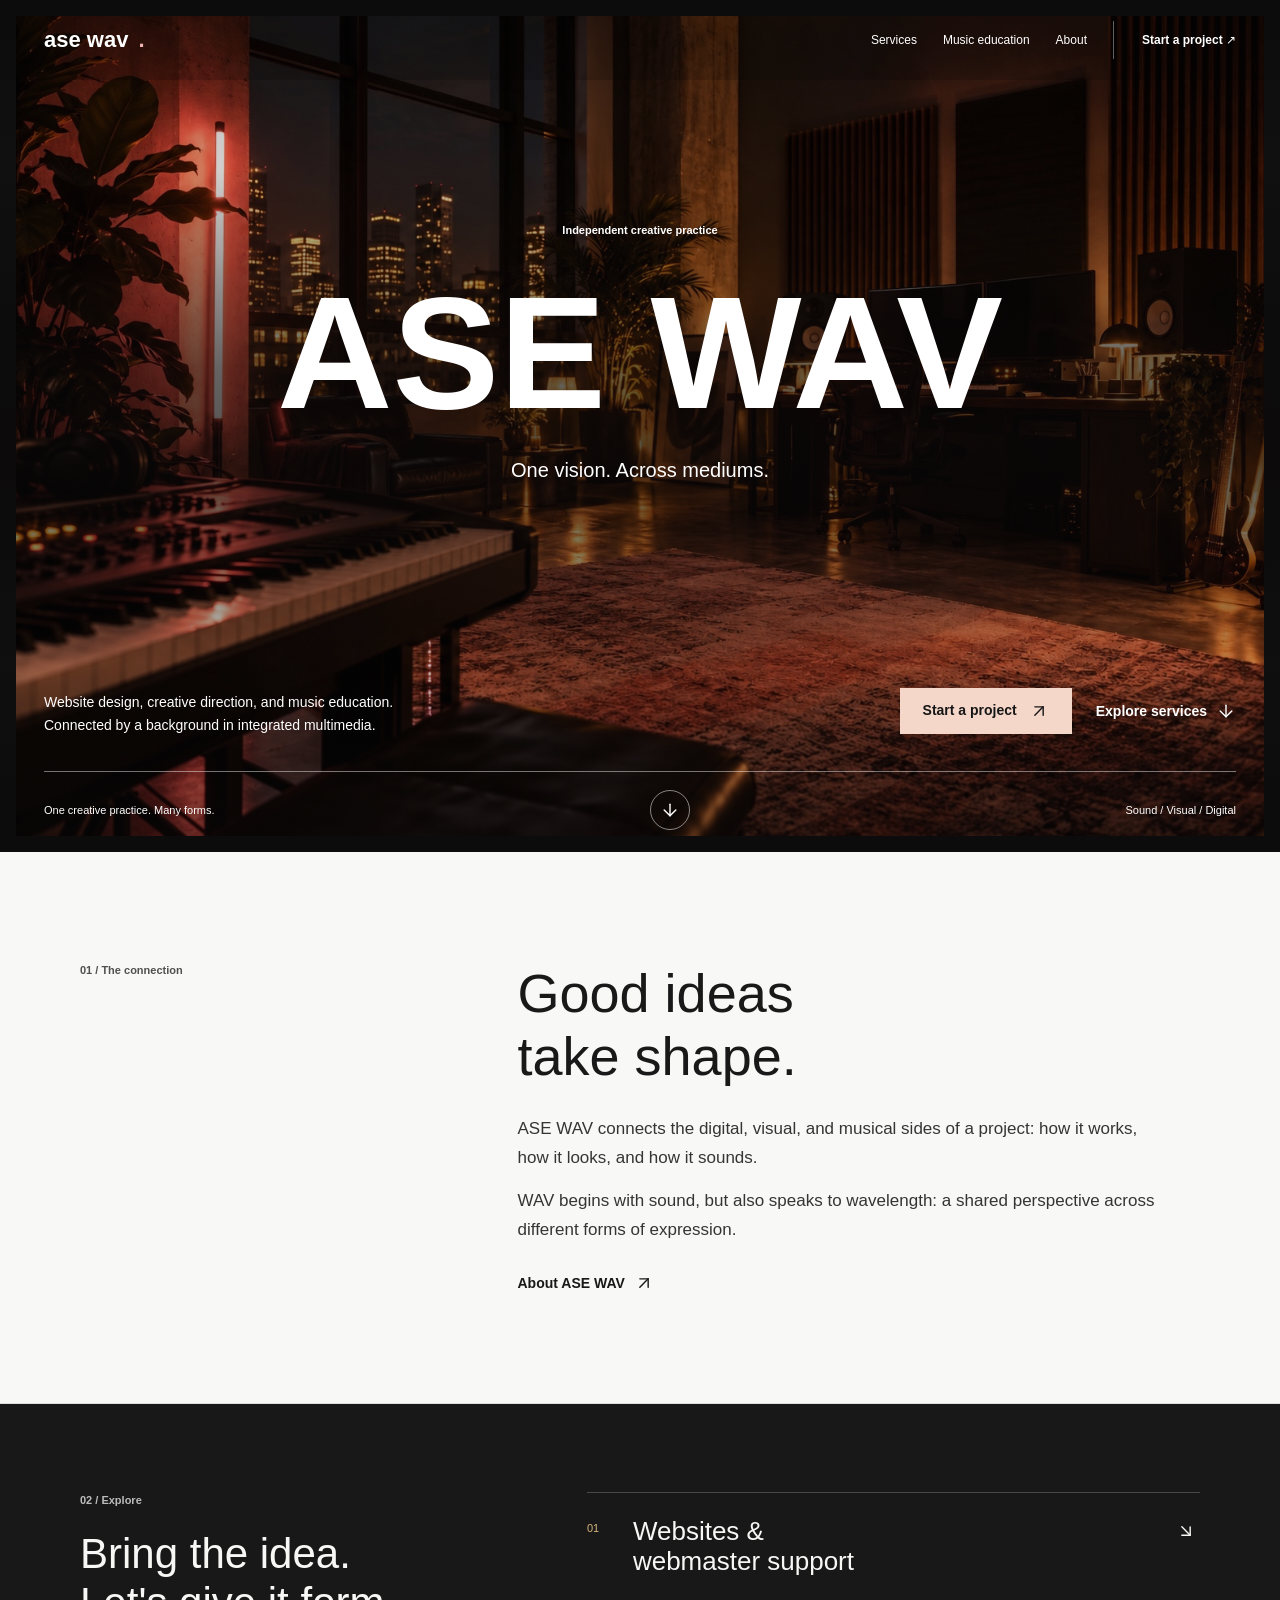
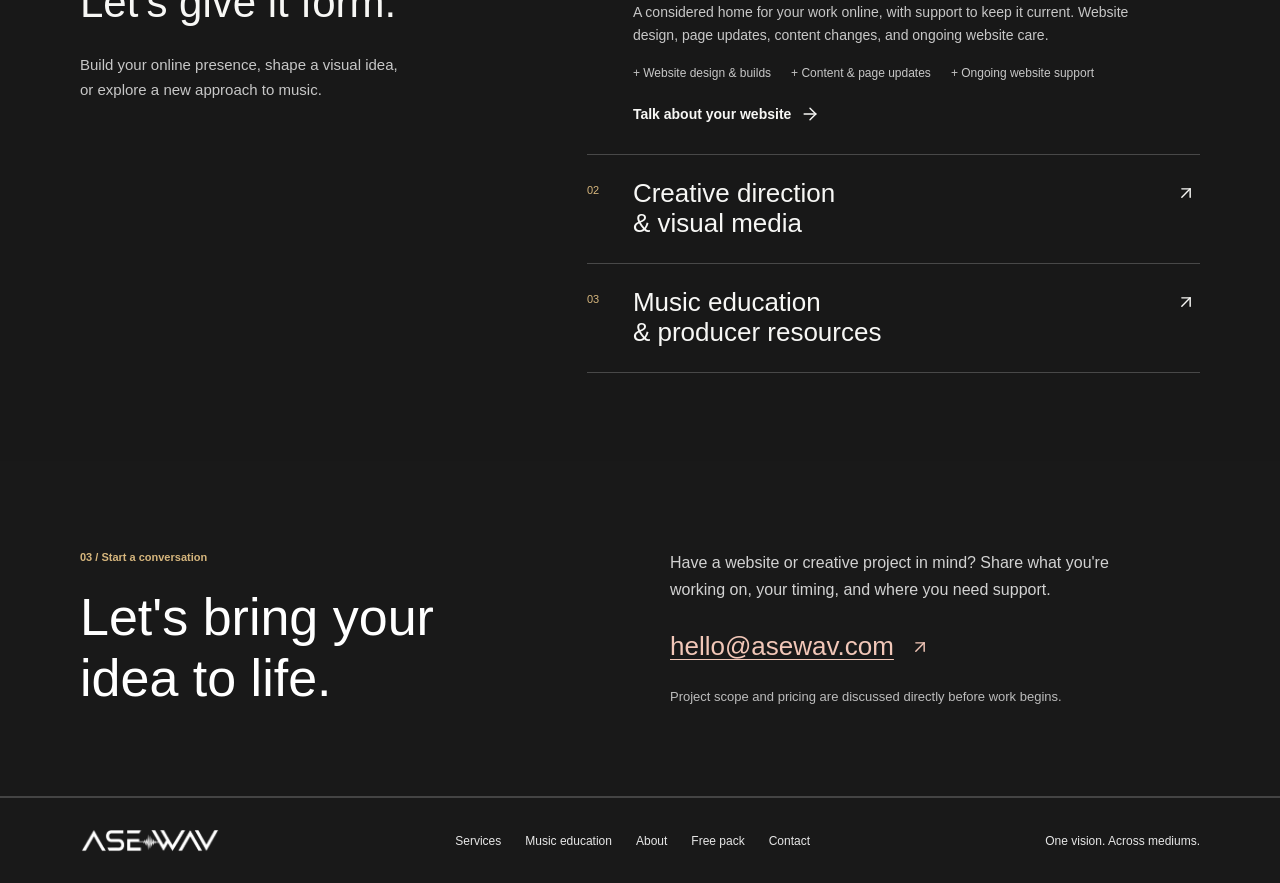
<file: index.html>
<!doctype html>
<html lang="en">
  <head>
    <meta charset="utf-8">
    <meta name="viewport" content="width=device-width, initial-scale=1">
    <title>ASE WAV | Multimedia Design &amp; Creative Direction</title>
    <meta
      name="description"
      content="ASE WAV is a multimedia creative practice: websites and webmaster support, AI-assisted creative direction, music, and producer resources. One vision. Across mediums."
    >
    <meta name="robots" content="index, follow">
    <link rel="canonical" href="https://asewav.com/">
    <meta property="og:title" content="ASE WAV | Multimedia Design &amp; Creative Direction">
    <meta
      property="og:description"
      content="Websites, music, and visual media. Explore a multimedia creative practice and work with ASE WAV."
    >
    <meta property="og:type" content="website">
    <meta property="og:url" content="https://asewav.com/">
    <meta property="og:image" content="https://asewav.com/assets/studio-night-v4.jpg">
    <meta property="og:image:width" content="1536">
    <meta property="og:image:height" content="1024">
    <meta property="og:image:alt" content="Warm-lit creative studio overlooking a city at night, an ASE WAV visual concept">
    <meta name="twitter:card" content="summary_large_image">
    <meta name="twitter:title" content="ASE WAV | Multimedia Design &amp; Creative Direction">
    <meta
      name="twitter:description"
      content="One vision. Across mediums. Websites, music, and AI-assisted creative direction by ASE WAV."
    >
    <meta name="twitter:image" content="https://asewav.com/assets/studio-night-v4.jpg">
    <link rel="preconnect" href="https://assets.mlcdn.com">
    <link rel="preconnect" href="https://groot.mailerlite.com">
    <link rel="stylesheet" href="/styles.css?v=20260920-1">
    <link rel="stylesheet" href="/home-refinement.css?v=20260920-1">
    <link rel="stylesheet" href="/creative-practice.css?v=20261023-2">
    <link rel="stylesheet" href="/portfolio-draft.css?v=20261024-1">
    <script src="/practice-router.js?v=20261024-2" defer></script>

    <script src="/scripts.js?v=20260916-1" defer></script>
    <script type="application/ld+json">
{
  "@context": "https://schema.org",
  "@graph": [
    {
      "@type": "Organization",
      "@id": "https://asewav.com/#organization",
      "name": "ASE WAV",
      "alternateName": [
        "AseWav",
        "Ase Wav"
      ],
      "url": "https://asewav.com/",
      "description": "ASE WAV is a multimedia creative practice across websites, webmaster support, AI-assisted creative direction, music, and producer resources.",
      "logo": "https://asewav.com/assets/asewav-logo.png",
      "email": "hello@asewav.com"
    },
    {
      "@type": "WebSite",
      "@id": "https://asewav.com/#website",
      "url": "https://asewav.com/",
      "name": "ASE WAV",
      "alternateName": "AseWav",
      "description": "The official ASE WAV website for multimedia design, creative direction, and music resources.",
      "inLanguage": "en",
      "publisher": {
        "@id": "https://asewav.com/#organization"
      }
    },
    {
      "@type": "WebPage",
      "@id": "https://asewav.com/#webpage",
      "url": "https://asewav.com/",
      "name": "ASE WAV | Multimedia Design & Creative Direction",
      "description": "Websites, music, and visual media by ASE WAV. Explore the ASE WAV creative practice, services, and producer resources.",
      "dateModified": "2026-10-27",
      "isPartOf": {
        "@id": "https://asewav.com/#website"
      },
      "about": [
        {
          "@id": "https://asewav.com/#organization"
        }
      ],
      "mainEntity": {
        "@id": "https://asewav.com/#organization"
      },
      "primaryImageOfPage": "https://asewav.com/assets/studio-night-v4.jpg"
    }
  ]
}
</script>
  </head>
  <body class="portfolio-draft studio-only">
    <a class="skip-link" href="#top">Skip to content</a>
    <header class="site-header" aria-label="Site header">
      <a class="brand-mark" href="/" aria-label="ASE WAV home">ase wav<span class="brand-period" aria-hidden="true">.</span></a>
      <button class="nav-toggle" type="button" aria-label="Open navigation" aria-expanded="false" aria-controls="site-navigation" title="Menu">
        <svg class="icon menu-icon" aria-hidden="true"><use href="/assets/icons.svg#menu"/></svg>
        <svg class="icon close-icon" aria-hidden="true"><use href="/assets/icons.svg#x"/></svg>
      </button>
      <nav id="site-navigation" class="site-nav" aria-label="Main navigation">
        <a href="/#services">Services</a>
        <a href="/music-education/">Music education</a>
        <a href="/about/">About</a>
        <a class="nav-cta" href="/#contact">Start a project <span aria-hidden="true">&#8599;</span></a>
      </nav>
    </header>
    <main id="top">
      <section class="practice-hero" aria-labelledby="hero-title">
        <div class="practice-mosaic">
          <div class="mosaic-studio"><img src="/assets/hero-studio-preserved.jpg" width="1536" height="1024" alt="Creative studio concept with warm amber lighting and city windows" fetchpriority="high"></div>
          <div class="mosaic-companion mosaic-abstract" role="img" aria-label="Abstract blush, ivory, apricot, charcoal, and gold artwork"></div>
        </div>
        <div class="practice-hero-copy">
          <p class="practice-kicker">Independent creative practice</p>
          <h1 id="hero-title">ASE WAV</h1>
          <p class="hero-statement">One vision. Across mediums.</p>
          <p class="practice-hero-intro">Website design, creative direction, and music education. Connected by a background in integrated multimedia.</p>
          <div class="practice-actions"><a class="button" href="#contact">Start a project <svg class="icon" aria-hidden="true"><use href="/assets/icons.svg#arrow-up-right"/></svg></a><a class="text-link" href="#services">Explore services <svg class="icon" aria-hidden="true"><use href="/assets/icons.svg#arrow-down"/></svg></a></div>
        </div>
        <div class="hero-colophon"><span>One creative practice. Many forms.</span><a href="#practice" aria-label="Discover the ASE WAV practice" title="Discover the practice"><svg class="icon" aria-hidden="true"><use href="/assets/icons.svg#arrow-down"/></svg></a><span>Sound / Visual / Digital</span></div>
      </section>
      <section id="practice" class="practice-intro section" aria-labelledby="practice-title">
        <p class="practice-kicker">01 / The connection</p>
        <div><h2 id="practice-title">Good ideas<br>take shape.</h2><p>ASE WAV connects the digital, visual, and musical sides of a project: how it works, how it looks, and how it sounds.</p><p>WAV begins with sound, but also speaks to wavelength: a shared perspective across different forms of expression.</p><a class="text-link" href="/about/">About ASE WAV <svg class="icon" aria-hidden="true"><use href="/assets/icons.svg#arrow-up-right"/></svg></a></div>
      </section>
      <section id="services" class="practice-services section" aria-labelledby="services-title">
        <div class="practice-section-heading"><p class="practice-kicker">02 / Explore</p><h2 id="services-title">Bring the idea.<br>Let's give it form.</h2><p>Build your online presence, shape a visual idea, or explore a new approach to music.</p></div>
        <div class="service-list">
          <details open><summary><span class="service-number">01</span><h3>Websites &amp;<br>webmaster support</h3><svg class="icon" aria-hidden="true"><use href="/assets/icons.svg#arrow-up-right"/></svg></summary><div class="service-detail"><p>A considered home for your work online, with support to keep it current. Website design, page updates, content changes, and ongoing website care.</p><ul><li>Website design &amp; builds</li><li>Content &amp; page updates</li><li>Ongoing website support</li></ul><a class="text-link" href="mailto:hello@asewav.com?subject=Website%20project%20enquiry">Talk about your website <svg class="icon" aria-hidden="true"><use href="/assets/icons.svg#arrow-right"/></svg></a></div></details>
          <details><summary><span class="service-number">02</span><h3>Creative direction<br>&amp; visual media</h3><svg class="icon" aria-hidden="true"><use href="/assets/icons.svg#arrow-up-right"/></svg></summary><div class="service-detail"><p>Find a visual direction for your project through concept development, digital imagery, and art direction, with AI supporting the exploration of ideas.</p><ul><li>Visual concepts &amp; art direction</li><li>AI-assisted image exploration</li><li>Digital content &amp; campaign direction</li></ul><a class="text-link" href="mailto:hello@asewav.com?subject=Creative%20direction%20enquiry">Explore your idea <svg class="icon" aria-hidden="true"><use href="/assets/icons.svg#arrow-right"/></svg></a></div></details>
          <details><summary><span class="service-number">03</span><h3>Music education<br>&amp; producer resources</h3><svg class="icon" aria-hidden="true"><use href="/assets/icons.svg#arrow-up-right"/></svg></summary><div class="service-detail"><p>Explore harmony through practical ebooks, MIDI progressions, and visual music-theory tools made for producers.</p><ul><li>Harmony guides</li><li>MIDI progressions &amp; chord starters</li><li>Visual music-theory resources</li></ul><a class="text-link" href="/music-education/">Explore the collection <svg class="icon" aria-hidden="true"><use href="/assets/icons.svg#arrow-right"/></svg></a></div></details>
        </div>
      </section>
      <section id="contact" class="practice-contact section" aria-labelledby="contact-title"><div><p class="practice-kicker">03 / Start a conversation</p><h2 id="contact-title">Let's bring your<br>idea to life.</h2></div><div><p>Have a website or creative project in mind? Share what you're working on, your timing, and where you need support.</p><a class="contact-email" href="mailto:hello@asewav.com?subject=New%20project%20enquiry">hello@asewav.com <svg class="icon" aria-hidden="true"><use href="/assets/icons.svg#arrow-up-right"/></svg></a><p class="contact-note">Project scope and pricing are discussed directly before work begins.</p></div></section>
    </main>
    <footer id="about" class="site-footer">
      <a class="footer-brand" href="/" aria-label="ASE WAV home"><img src="/assets/asewav-wordmark.png" width="1163" height="208" alt="ASE WAV creative practice"></a>
      <nav aria-label="Footer navigation">
        <a href="/#services">Services</a>
        <a href="/music-education/">Music education</a>
        <a href="/about/">About</a>
        <a href="/free/">Free pack</a>
        <a href="mailto:hello@asewav.com">Contact</a>
      </nav>
      <span>One vision. Across mediums.</span>
    </footer>
  </body>
</html>
</file>
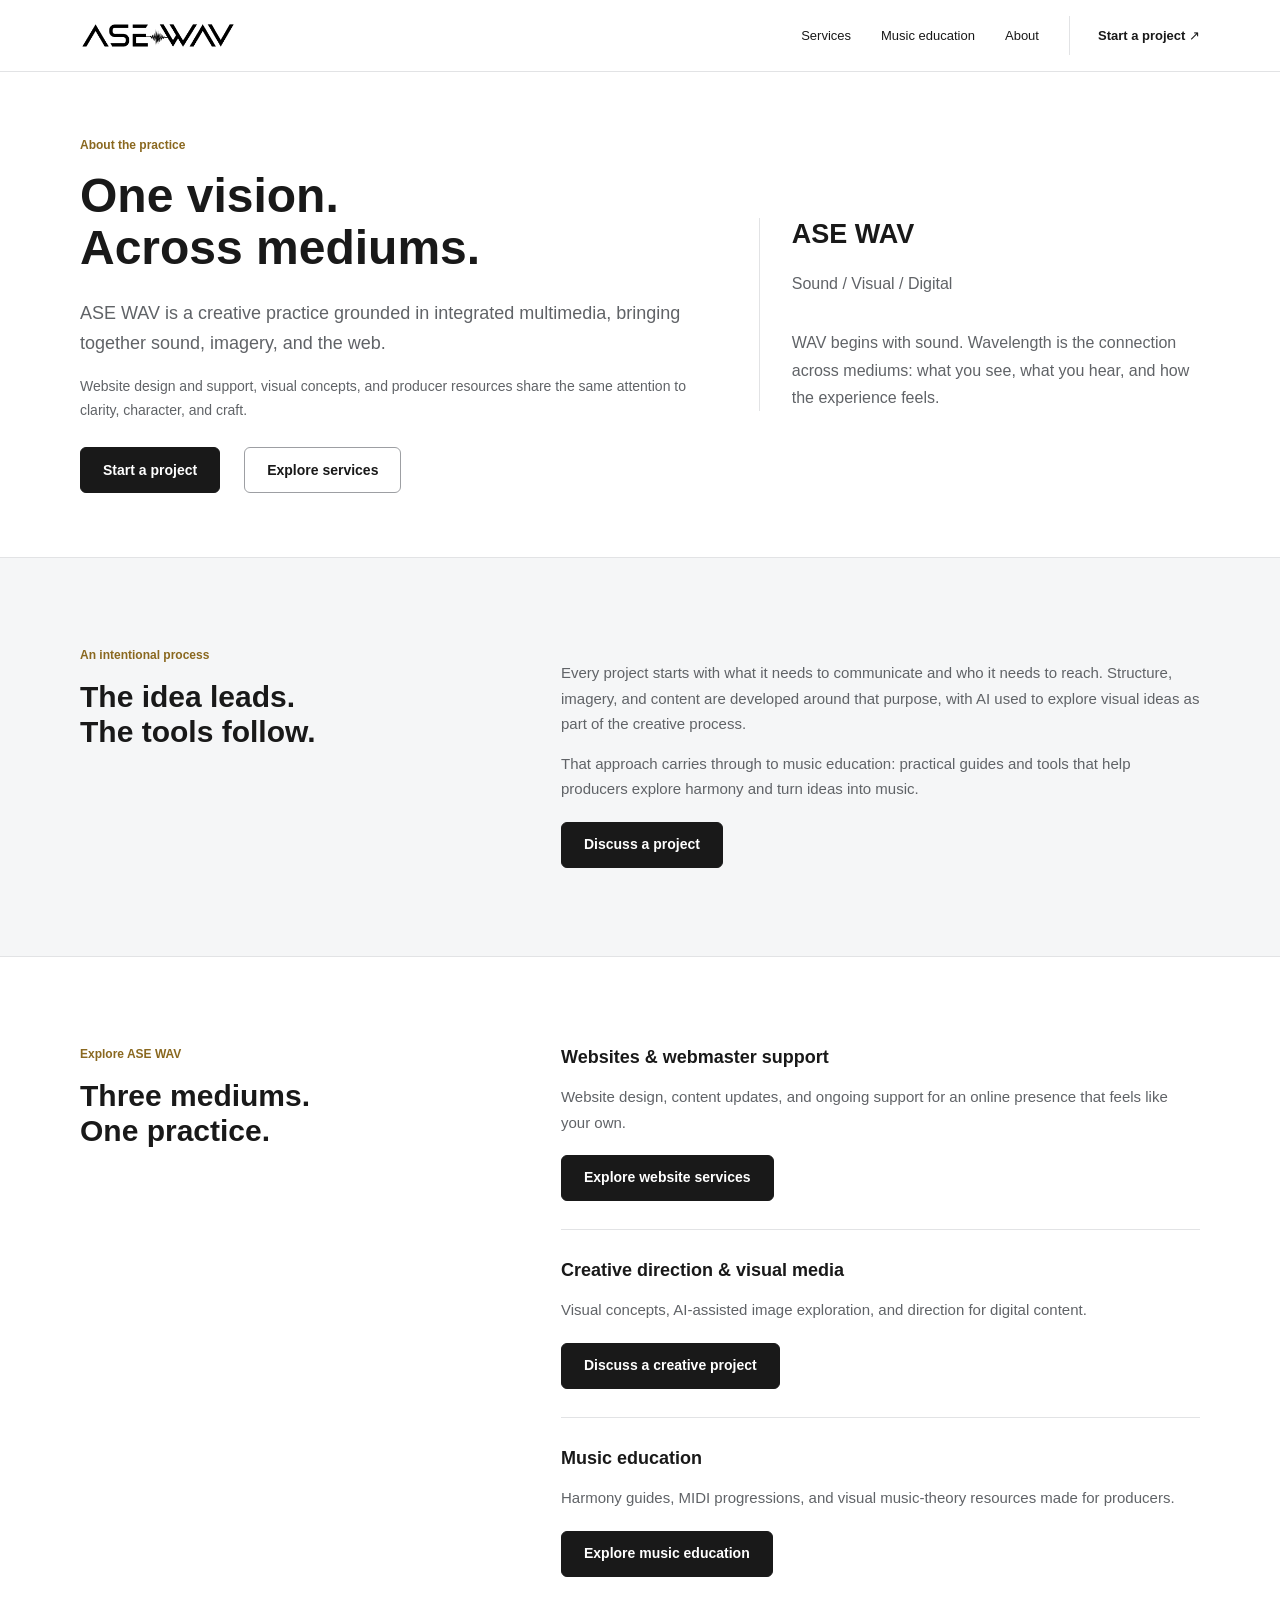
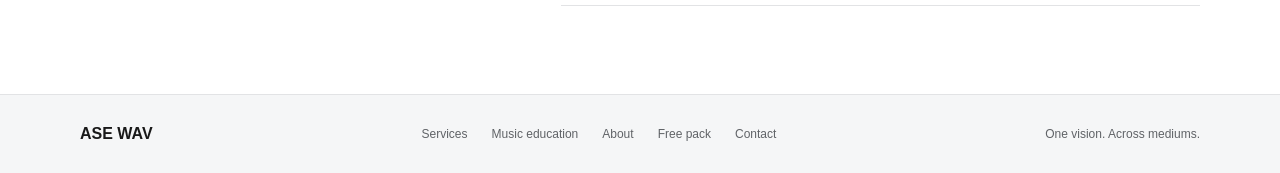
<file: about/index.html>
<!doctype html>
<html lang="en">
  <head>
    <meta charset="utf-8">
    <meta name="viewport" content="width=device-width, initial-scale=1">
    <title>About ASE WAV | Multimedia Creative Practice</title>
    <meta
      name="description"
      content="Explore the ASE WAV creative practice. An integrated multimedia background connecting websites, music, and AI-assisted creative direction."
    >
    <meta name="robots" content="index, follow">
    <link rel="canonical" href="https://asewav.com/about/">
    <meta property="og:title" content="About ASE WAV | Multimedia Creative Practice">
    <meta
      property="og:description"
      content="Explore the ASE WAV creative practice. Websites, music, and AI-assisted creative direction, connected by an integrated multimedia background."
    >
    <meta property="og:type" content="website">
    <meta property="og:url" content="https://asewav.com/about/">
    <meta property="og:image" content="https://asewav.com/assets/studio-night-v4.jpg">
    <meta property="og:image:width" content="1536">
    <meta property="og:image:height" content="1024">
    <meta property="og:image:alt" content="Warm-lit creative studio overlooking a city at night, an ASE WAV visual concept">
    <meta name="twitter:card" content="summary_large_image">
    <meta name="twitter:title" content="About ASE WAV | Multimedia Creative Practice">
    <meta
      name="twitter:description"
      content="Explore the ASE WAV creative practice. Websites, music, and AI-assisted creative direction, connected by an integrated multimedia background."
    >
    <meta name="twitter:image" content="https://asewav.com/assets/studio-night-v4.jpg">
    <link rel="stylesheet" href="/styles.css?v=20260920-1">
    <script src="/scripts.js?v=20260916-1" defer></script>
    <script type="application/ld+json">
      {
        "@context": "https://schema.org",
        "@graph": [
          {
            "@type": "Organization",
            "@id": "https://asewav.com/#organization",
            "name": "ASE WAV",
            "alternateName": [
              "AseWav",
              "Ase Wav"
            ],
            "url": "https://asewav.com/",
            "description": "ASE WAV is a multimedia creative practice across websites, webmaster support, AI-assisted creative direction, music, and producer resources.",
            "logo": "https://asewav.com/assets/asewav-logo.png",
            "email": "hello@asewav.com"
          },
          {
            "@type": "WebSite",
            "@id": "https://asewav.com/#website",
            "url": "https://asewav.com/",
            "name": "ASE WAV",
            "alternateName": "AseWav",
            "description": "The official ASE WAV website for multimedia design, creative direction, and music resources.",
            "inLanguage": "en",
            "publisher": {
              "@id": "https://asewav.com/#organization"
            }
          },
          {
            "@type": "AboutPage",
            "@id": "https://asewav.com/about/#webpage",
            "url": "https://asewav.com/about/",
            "name": "About ASE WAV",
            "description": "Explore ASE WAV, working across websites, music, and AI-assisted creative direction.",
            "dateModified": "2026-10-27",
            "isPartOf": {
              "@id": "https://asewav.com/#website"
            },
            "mainEntity": {
              "@id": "https://asewav.com/#organization"
            }
          },
          {
            "@type": "BreadcrumbList",
            "@id": "https://asewav.com/about/#breadcrumbs",
            "itemListElement": [
              {
                "@type": "ListItem",
                "position": 1,
                "name": "ASE WAV",
                "item": "https://asewav.com/"
              },
              {
                "@type": "ListItem",
                "position": 2,
                "name": "About",
                "item": "https://asewav.com/about/"
              }
            ]
          }
        ]
      }
    </script>
  </head>
  <body>
    <a class="skip-link" href="#top">Skip to content</a>
    <header class="site-header" aria-label="Site header">
      <a class="brand-mark" href="/" aria-label="ASE WAV home"><img src="/assets/asewav-wordmark.png" width="1163" height="208" alt="ASE WAV"></a>
      <button class="nav-toggle" type="button" aria-label="Open navigation" aria-expanded="false" aria-controls="site-navigation" title="Menu">
        <svg class="icon menu-icon" aria-hidden="true"><use href="/assets/icons.svg#menu"/></svg>
        <svg class="icon close-icon" aria-hidden="true"><use href="/assets/icons.svg#x"/></svg>
      </button>
      <nav id="site-navigation" class="site-nav" aria-label="Main navigation">
        <a href="/#services">Services</a>
        <a href="/music-education/">Music education</a>
        <a href="/about/">About</a>
        <a class="nav-cta" href="/#contact">Start a project <span aria-hidden="true">&#8599;</span></a>
      </nav>
    </header>

    <main id="top">
      <section class="hero about-hero" aria-labelledby="about-title">
        <div class="hero-copy">
          <p class="eyebrow">About the practice</p>
          <h1 id="about-title">One vision.<br>Across mediums.</h1>
          <p class="hero-lede">
            ASE WAV is a creative practice grounded in integrated multimedia, bringing together sound, imagery, and the web.
          </p>
          <p class="hero-note">
            Website design and support, visual concepts, and producer resources share the same attention to clarity, character, and craft.
          </p>
          <div class="hero-actions" aria-label="Primary actions">
            <a class="button button-primary" href="/#contact">Start a project</a>
            <a class="button button-secondary" href="/#services">Explore services</a>
          </div>
        </div>

        <div class="about-panel" aria-label="ASE WAV summary">
          <strong>ASE WAV</strong>
          <p>Sound / Visual / Digital</p>
          <p>WAV begins with sound. Wavelength is the connection across mediums: what you see, what you hear, and how the experience feels.</p>
        </div>
      </section>

      <section class="section brand-section" aria-labelledby="official-title">
        <div>
          <p class="eyebrow">An intentional process</p>
          <h2 id="official-title">The idea leads.<br>The tools follow.</h2>
        </div>
        <div class="brand-copy">
          <p>
            Every project starts with what it needs to communicate and who it needs to reach. Structure, imagery, and content are developed around that purpose, with AI used to explore visual ideas as part of the creative process.
          </p>
          <p>
            That approach carries through to music education: practical guides and tools that help producers explore harmony and turn ideas into music.
          </p>
          <a class="button button-primary" href="/#contact">Discuss a project</a>
        </div>
      </section>

      <section class="section resource-section" aria-labelledby="resources-title">
        <div>
          <p class="eyebrow">Explore ASE WAV</p>
          <h2 id="resources-title">Three mediums.<br>One practice.</h2>
        </div>
        <div class="resource-grid">
          <article class="resource-card">
            <h3>Websites &amp; webmaster support</h3>
            <p>Website design, content updates, and ongoing support for an online presence that feels like your own.</p>
            <a class="button button-primary" href="/#services">Explore website services</a>
          </article>
          <article class="resource-card">
            <h3>Creative direction &amp; visual media</h3>
            <p>Visual concepts, AI-assisted image exploration, and direction for digital content.</p>
            <a class="button button-primary" href="mailto:hello@asewav.com?subject=Creative%20direction%20enquiry">Discuss a creative project</a>
          </article>
          <article class="resource-card">
            <h3>Music education</h3>
            <p>Harmony guides, MIDI progressions, and visual music-theory resources made for producers.</p>
            <a class="button button-primary" href="/music-education/">Explore music education</a>
          </article>
        </div>
      </section>
    </main>

    <footer class="site-footer">
      <a class="footer-brand" href="/">ASE WAV</a>
      <nav aria-label="Footer navigation">
        <a href="/#services">Services</a>
        <a href="/music-education/">Music education</a>
        <a href="/about/">About</a>
        <a href="/free/">Free pack</a>
        <a href="mailto:hello@asewav.com">Contact</a>
      </nav>
      <span>One vision. Across mediums.</span>
    </footer>
  </body>
</html>
</file>
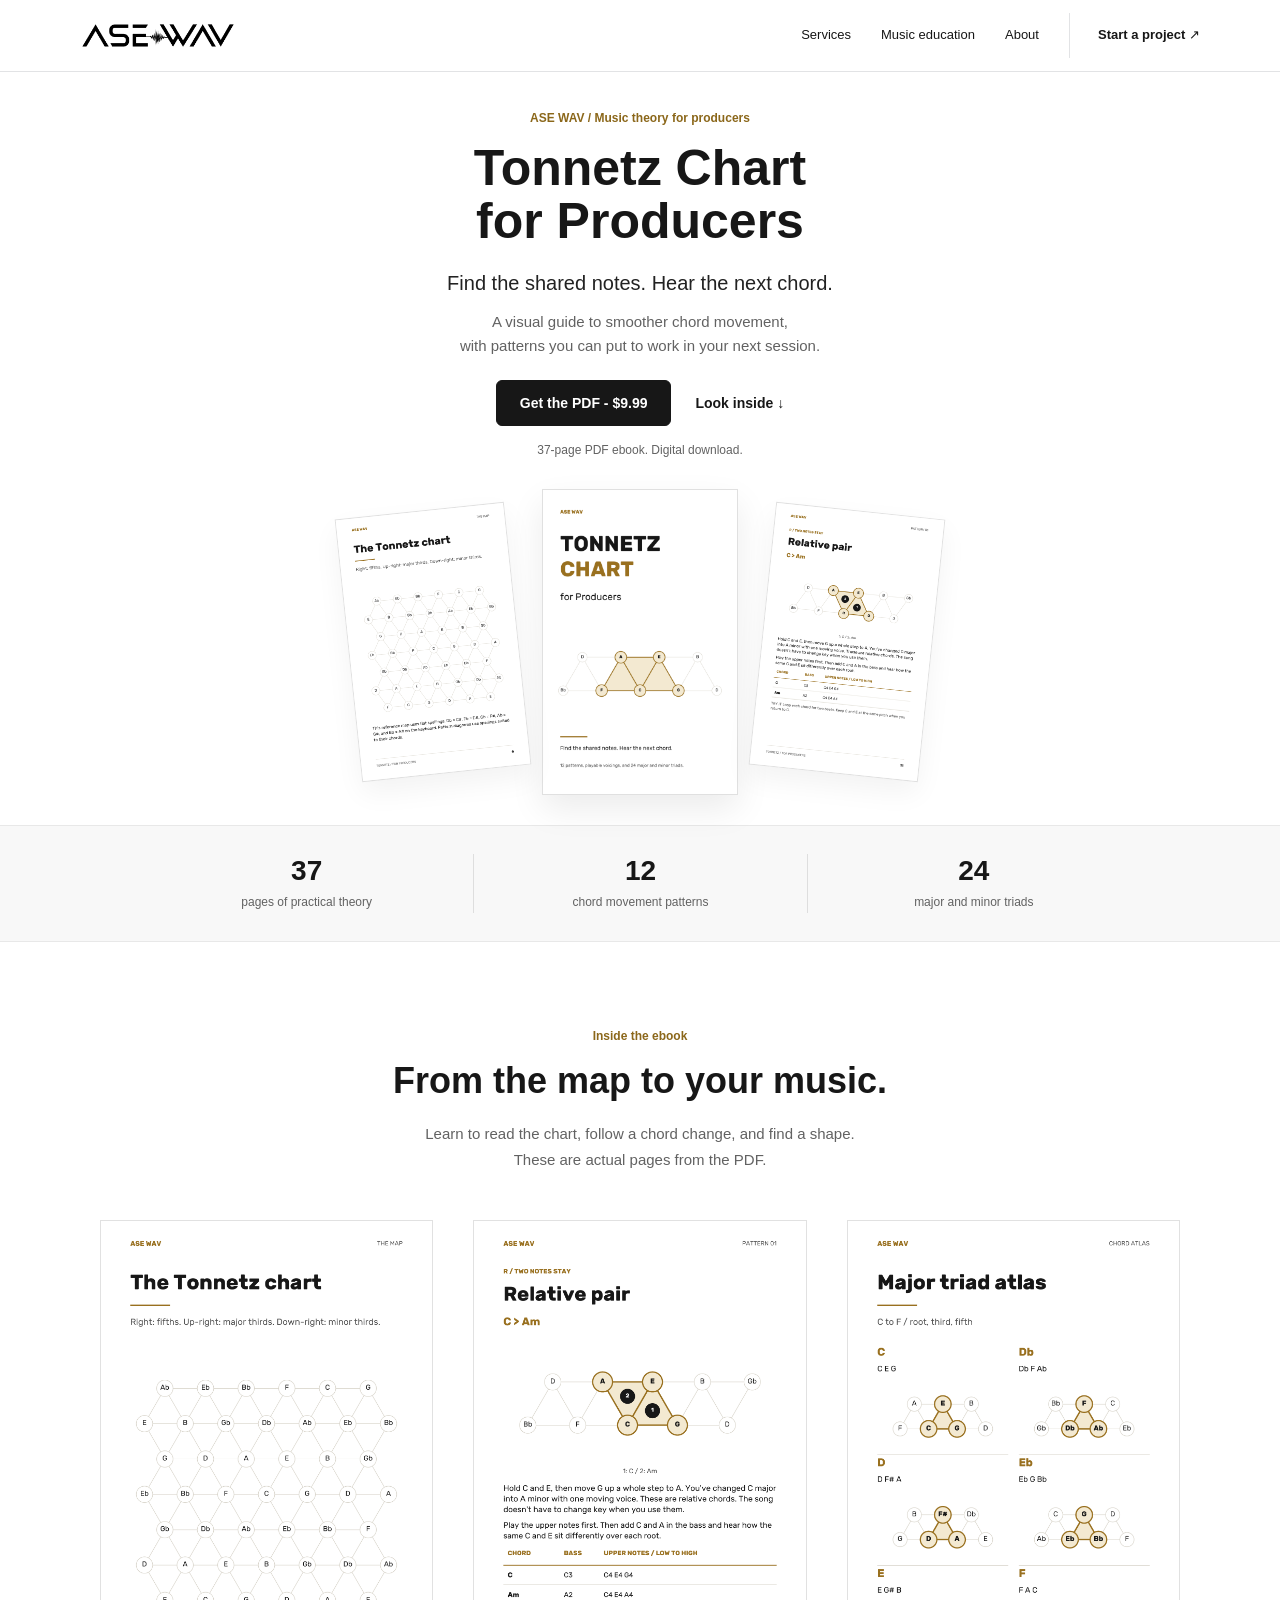
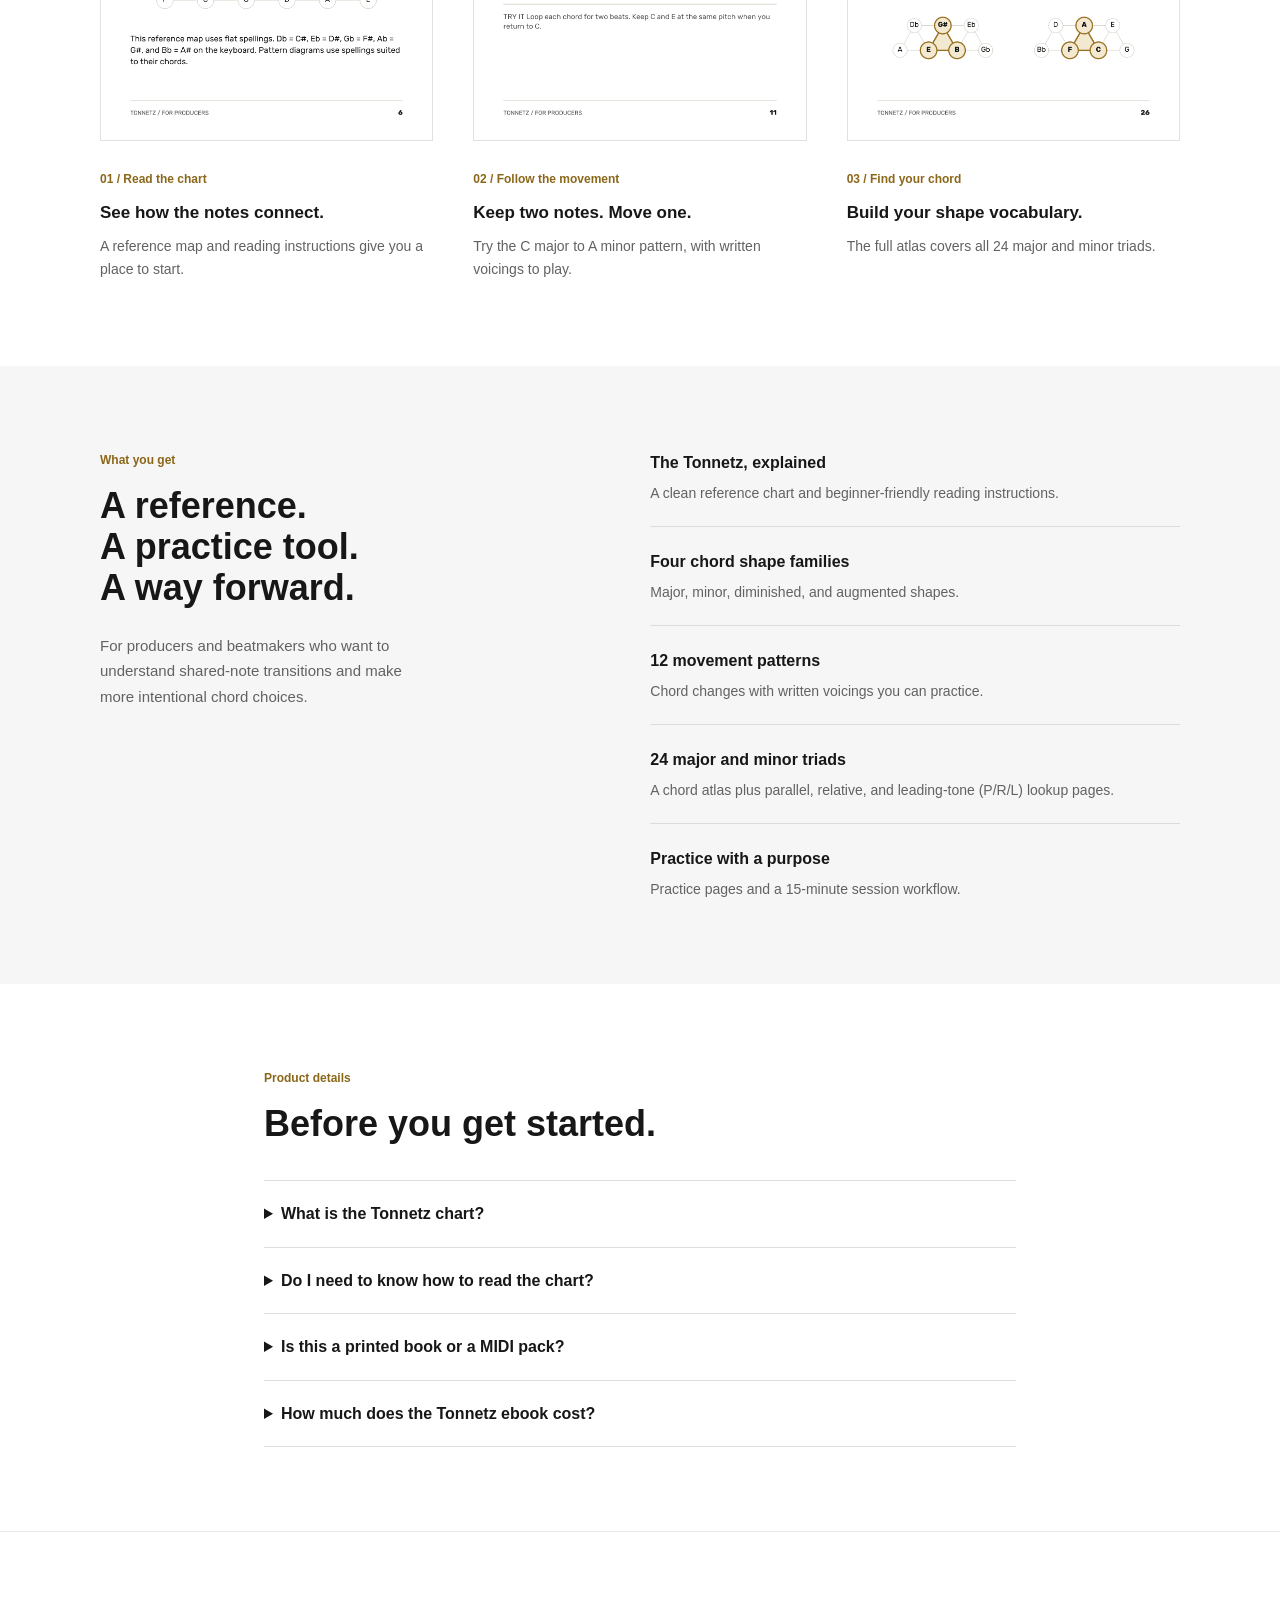
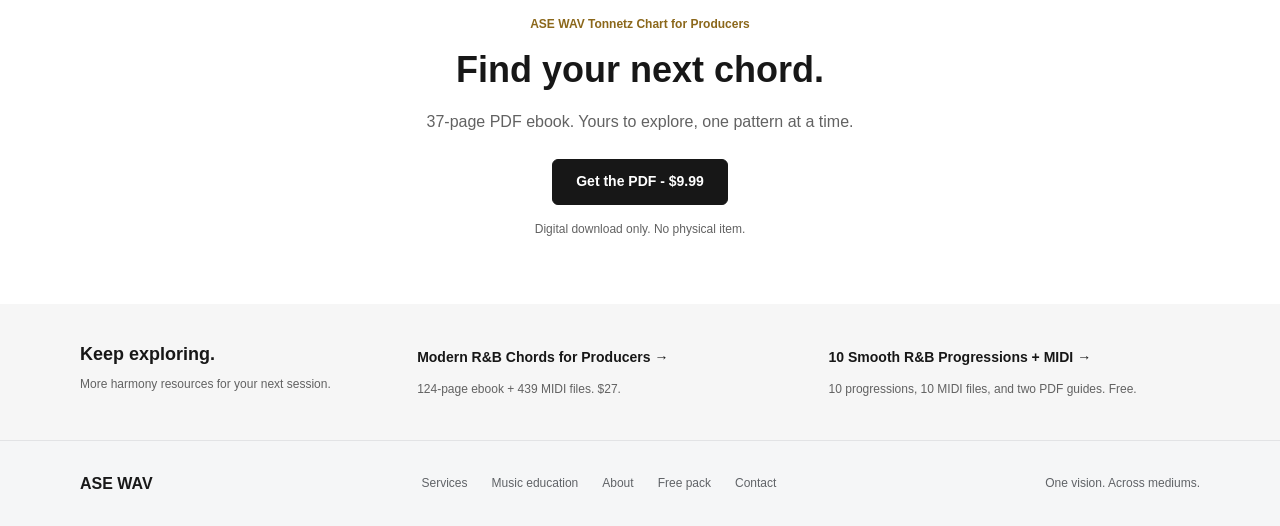
<file: tonnetz-chart-for-producers/index.html>
<!doctype html>
<html lang="en">
  <head>
    <meta charset="utf-8">
    <meta name="viewport" content="width=device-width, initial-scale=1">
    <title>Tonnetz Chart for Producers | $9.99 PDF Ebook | ASE WAV</title>
    <meta name="description" content="Explore chord movement with the ASE WAV Tonnetz Chart for Producers. A 37-page PDF ebook with 12 movement patterns, 24 major and minor triads, and practice pages. $9.99.">
    <meta name="robots" content="index, follow">
    <link rel="canonical" href="https://asewav.com/tonnetz-chart-for-producers/">
    <meta property="og:type" content="website">
    <meta property="og:url" content="https://asewav.com/tonnetz-chart-for-producers/">
    <meta property="og:title" content="ASE WAV Tonnetz Chart for Producers">
    <meta property="og:description" content="Find the shared notes. Hear the next chord. A 37-page music theory PDF with 12 movement patterns and 24 major and minor triads. $9.99.">
    <meta property="og:image" content="https://asewav.com/assets/tonnetz/product.jpg">
    <meta property="og:image:width" content="2400">
    <meta property="og:image:height" content="2400">
    <meta property="og:image:alt" content="ASE WAV Tonnetz Chart for Producers cover and contents: 37-page PDF, 12 movement patterns, 24 major and minor triads.">
    <meta name="twitter:card" content="summary_large_image">
    <meta name="twitter:title" content="ASE WAV Tonnetz Chart for Producers">
    <meta name="twitter:description" content="A visual guide to chord movement. 37-page PDF ebook. $9.99.">
    <meta name="twitter:image" content="https://asewav.com/assets/tonnetz/product.jpg">
    <link rel="stylesheet" href="/styles.css?v=20260920-1">
    <link rel="stylesheet" href="../tonnetz.css?v=20260916-1">
    <script type="application/ld+json">
      {
        "@context": "https://schema.org",
        "@graph": [
          {
            "@type": "Organization",
            "@id": "https://asewav.com/#organization",
            "name": "ASE WAV",
            "alternateName": ["AseWav", "Ase Wav"],
            "url": "https://asewav.com/",
            "logo": "https://asewav.com/assets/asewav-logo.png"
          },
          {
            "@type": "WebPage",
            "@id": "https://asewav.com/tonnetz-chart-for-producers/#webpage",
            "url": "https://asewav.com/tonnetz-chart-for-producers/",
            "name": "ASE WAV Tonnetz Chart for Producers",
            "description": "A 37-page music theory PDF ebook with 12 chord movement patterns, 24 major and minor triads, reference charts, and practice pages.",
            "inLanguage": "en",
            "dateModified": "2026-09-16",
            "isPartOf": {"@id": "https://asewav.com/#website"},
            "mainEntity": {"@id": "https://asewav.com/tonnetz-chart-for-producers/#product"},
            "breadcrumb": {"@id": "https://asewav.com/tonnetz-chart-for-producers/#breadcrumbs"}
          },
          {
            "@type": "Product",
            "@id": "https://asewav.com/tonnetz-chart-for-producers/#product",
            "name": "ASE WAV Tonnetz Chart for Producers",
            "description": "37-page digital PDF ebook for producers and beatmakers. Includes a Tonnetz reference chart, reading instructions, major/minor/diminished/augmented shapes, 12 chord movement patterns, all 24 major and minor triads, P/R/L lookup pages, practice pages, and a 15-minute session workflow. Digital download only; no physical item or MIDI/audio files.",
            "image": "https://asewav.com/assets/tonnetz/product.jpg",
            "url": "https://asewav.com/tonnetz-chart-for-producers/",
            "brand": {"@id": "https://asewav.com/#organization"},
            "category": "Music theory PDF ebook",
            "offers": {
              "@type": "Offer",
              "url": "https://shop.asewav.com/buy?cart_links%5B0%5D=xvIMk&qty%5BxvIMk%5D=1&s=1&cart_links%5B%5D=xvIMk",
              "price": "9.99",
              "priceCurrency": "USD",
              "availability": "https://schema.org/InStock",
              "seller": {"@id": "https://asewav.com/#organization"}
            }
          },
          {
            "@type": "BreadcrumbList",
            "@id": "https://asewav.com/tonnetz-chart-for-producers/#breadcrumbs",
            "itemListElement": [
              {"@type": "ListItem", "position": 1, "name": "ASE WAV", "item": "https://asewav.com/"},
              {"@type": "ListItem", "position": 2, "name": "Tonnetz Chart for Producers", "item": "https://asewav.com/tonnetz-chart-for-producers/"}
            ]
          },
          {
            "@type": "FAQPage",
            "mainEntity": [
              {
                "@type": "Question",
                "name": "What is the Tonnetz chart?",
                "acceptedAnswer": {"@type": "Answer", "text": "The Tonnetz is a visual map of note relationships. Chord shapes show which notes two chords share, helping you explore how one chord can move into another. This guide connects the chart to written voicings and producer practice."}
              },
              {
                "@type": "Question",
                "name": "Do I need to know how to read the chart?",
                "acceptedAnswer": {"@type": "Answer", "text": "The ebook includes beginner-friendly reading instructions, a reference chart, and chord shapes before the movement patterns. You can work through the examples at your own pace."}
              },
              {
                "@type": "Question",
                "name": "Is this a printed book or a MIDI pack?",
                "acceptedAnswer": {"@type": "Answer", "text": "This is a 37-page digital PDF ebook. No physical item, MIDI files, or audio files are included. Modern R&B Chords for Producers is a separate ebook and MIDI bundle."}
              },
              {
                "@type": "Question",
                "name": "How much does the Tonnetz ebook cost?",
                "acceptedAnswer": {"@type": "Answer", "text": "ASE WAV Tonnetz Chart for Producers costs $9.99 USD. The purchase buttons take you to the ASE WAV Payhip checkout for the digital PDF."}
              }
            ]
          }
        ]
      }
    </script>
  <script src="/scripts.js?v=20260916-1" defer></script>
  </head>
  <body class="tonnetz-page">

    <a class="skip-link" href="#main">Skip to content</a>
    <header class="site-header" aria-label="Site header">
      <a class="brand-mark" href="/" aria-label="ASE WAV home"><img src="/assets/asewav-wordmark.png" width="1163" height="208" alt="ASE WAV"></a>
      <button class="nav-toggle" type="button" aria-label="Open navigation" aria-expanded="false" aria-controls="site-navigation" title="Menu">
        <svg class="icon menu-icon" aria-hidden="true"><use href="/assets/icons.svg#menu"/></svg>
        <svg class="icon close-icon" aria-hidden="true"><use href="/assets/icons.svg#x"/></svg>
      </button>
      <nav id="site-navigation" class="site-nav" aria-label="Main navigation">
        <a href="/#services">Services</a>
        <a href="/music-education/">Music education</a>
        <a href="/about/">About</a>
        <a class="nav-cta" href="/#contact">Start a project <span aria-hidden="true">&#8599;</span></a>
      </nav>
    </header>
    <main id="main">
      <section class="t-hero" aria-labelledby="product-title">
        <p class="t-kicker">ASE WAV / Music theory for producers</p>
        <h1 id="product-title">Tonnetz Chart<br>for Producers</h1>
        <p class="t-lede">Find the shared notes. Hear the next chord.</p>
        <p class="t-intro">A visual guide to smoother chord movement,<br class="t-desktop-break"> with patterns you can put to work in your next session.</p>
        <div class="t-actions">
          <a class="t-button" href="https://shop.asewav.com/buy?cart_links%5B0%5D=xvIMk&amp;qty%5BxvIMk%5D=1&amp;s=1&amp;cart_links%5B%5D=xvIMk">Get the PDF - $9.99</a>
          <a class="t-text-link" href="#inside">Look inside <span aria-hidden="true">&#8595;</span></a>
        </div>
        <p class="t-format">37-page PDF ebook. Digital download.</p>
        <div class="t-product-spread" aria-label="Cover and actual pages from the Tonnetz ebook">
          <img class="t-spread-left" src="../assets/tonnetz/reference-map.png" width="1280" height="2000" alt="Tonnetz reference chart from page 6">
          <img class="t-spread-cover" src="../assets/tonnetz/cover.png" width="1280" height="2000" alt="ASE WAV Tonnetz Chart for Producers ebook cover" fetchpriority="high">
          <img class="t-spread-right" src="../assets/tonnetz/relative-pair.png" width="1280" height="2000" alt="Relative pair movement pattern from page 11">
        </div>
      </section>

      <section class="t-facts" aria-label="Ebook at a glance">
        <div><strong>37</strong><span>pages of practical theory</span></div>
        <div><strong>12</strong><span>chord movement patterns</span></div>
        <div><strong>24</strong><span>major and minor triads</span></div>
      </section>

      <section id="inside" class="t-section" aria-labelledby="inside-title">
        <div class="t-section-heading">
          <p class="t-kicker">Inside the ebook</p>
          <h2 id="inside-title">From the map to your music.</h2>
          <p>Learn to read the chart, follow a chord change, and find a shape.<br class="t-desktop-break"> These are actual pages from the PDF.</p>
        </div>
        <div class="t-page-grid">
          <figure>
            <a href="../assets/tonnetz/reference-map.png" aria-label="View the Tonnetz reference chart at full size">
              <img src="../assets/tonnetz/reference-map.png" width="1280" height="2000" alt="Reference map showing notes connected by fifths and thirds" loading="lazy">
            </a>
            <figcaption><span>01 / Read the chart</span><strong>See how the notes connect.</strong><p>A reference map and reading instructions give you a place to start.</p></figcaption>
          </figure>
          <figure>
            <a href="../assets/tonnetz/relative-pair.png" aria-label="View the relative pair example at full size">
              <img src="../assets/tonnetz/relative-pair.png" width="1280" height="2000" alt="C major to A minor example, keeping C and E while moving G to A" loading="lazy">
            </a>
            <figcaption><span>02 / Follow the movement</span><strong>Keep two notes. Move one.</strong><p>Try the C major to A minor pattern, with written voicings to play.</p></figcaption>
          </figure>
          <figure>
            <a href="../assets/tonnetz/triad-atlas.png" aria-label="View the major triad atlas sample at full size">
              <img src="../assets/tonnetz/triad-atlas.png" width="1280" height="2000" alt="Sample major triad atlas page showing six chord shapes" loading="lazy">
            </a>
            <figcaption><span>03 / Find your chord</span><strong>Build your shape vocabulary.</strong><p>The full atlas covers all 24 major and minor triads.</p></figcaption>
          </figure>
        </div>
      </section>

      <section class="t-section t-soft" aria-labelledby="contents-title">
        <div class="t-contents">
          <div>
            <p class="t-kicker">What you get</p>
            <h2 id="contents-title">A reference.<br>A practice tool.<br>A way forward.</h2>
            <p>For producers and beatmakers who want to understand shared-note transitions and make more intentional chord choices.</p>
          </div>
          <dl class="t-contents-list">
            <div><dt>The Tonnetz, explained</dt><dd>A clean reference chart and beginner-friendly reading instructions.</dd></div>
            <div><dt>Four chord shape families</dt><dd>Major, minor, diminished, and augmented shapes.</dd></div>
            <div><dt>12 movement patterns</dt><dd>Chord changes with written voicings you can practice.</dd></div>
            <div><dt>24 major and minor triads</dt><dd>A chord atlas plus parallel, relative, and leading-tone (P/R/L) lookup pages.</dd></div>
            <div><dt>Practice with a purpose</dt><dd>Practice pages and a 15-minute session workflow.</dd></div>
          </dl>
        </div>
      </section>

      <section class="t-section t-questions" aria-labelledby="questions-title">
        <p class="t-kicker">Product details</p>
        <h2 id="questions-title">Before you get started.</h2>
        <div class="t-faq">
          <details><summary>What is the Tonnetz chart?</summary><p>The Tonnetz is a visual map of note relationships. Chord shapes show which notes two chords share, helping you explore how one chord can move into another. This guide connects the chart to written voicings and producer practice.</p></details>
          <details><summary>Do I need to know how to read the chart?</summary><p>The ebook includes beginner-friendly reading instructions, a reference chart, and chord shapes before the movement patterns. You can work through the examples at your own pace.</p></details>
          <details><summary>Is this a printed book or a MIDI pack?</summary><p>This is a 37-page digital PDF ebook. No physical item, MIDI files, or audio files are included. <a href="/music-education/#book">Modern R&amp;B Chords for Producers</a> is a separate ebook and MIDI bundle.</p></details>
          <details><summary>How much does the Tonnetz ebook cost?</summary><p>ASE WAV Tonnetz Chart for Producers costs $9.99 USD. The purchase buttons take you to the ASE WAV Payhip checkout for the digital PDF.</p></details>
        </div>
      </section>

      <section class="t-section t-purchase" aria-labelledby="purchase-title">
        <p class="t-kicker">ASE WAV Tonnetz Chart for Producers</p>
        <h2 id="purchase-title">Find your next chord.</h2>
        <p>37-page PDF ebook. Yours to explore, one pattern at a time.</p>
        <a class="t-button" href="https://shop.asewav.com/buy?cart_links%5B0%5D=xvIMk&amp;qty%5BxvIMk%5D=1&amp;s=1&amp;cart_links%5B%5D=xvIMk">Get the PDF - $9.99</a>
        <p class="t-format">Digital download only. No physical item.</p>
      </section>

      <aside class="t-related" aria-label="More from ASE WAV">
        <div><h2>Keep exploring.</h2><p>More harmony resources for your next session.</p></div>
        <div><a href="/music-education/#book">Modern R&amp;B Chords for Producers <span aria-hidden="true">&#8594;</span></a><p>124-page ebook + 439 MIDI files. $27.</p></div>
        <div><a href="/free/">10 Smooth R&amp;B Progressions + MIDI <span aria-hidden="true">&#8594;</span></a><p>10 progressions, 10 MIDI files, and two PDF guides. Free.</p></div>
      </aside>
    </main>
    <footer class="site-footer">
      <a class="footer-brand" href="/">ASE WAV</a>
      <nav aria-label="Footer navigation">
        <a href="/#services">Services</a>
        <a href="/music-education/">Music education</a>
        <a href="/about/">About</a>
        <a href="/free/">Free pack</a>
        <a href="mailto:hello@asewav.com">Contact</a>
      </nav>
      <span>One vision. Across mediums.</span>
    </footer>
  </body>
</html>
</file>
<file: styles.css>
:root {
  color-scheme: light;
  --ink: #191919;
  --muted: #606367;
  --dim: #6b6d71;
  --line: #e2e3e5;
  --gold: #8a681f;
  --gold-soft: #b89543;
  --paper: #ffffff;
  --paper-soft: #f5f6f7;
  --paper-ink: var(--ink);
  --paper-muted: var(--muted);
  --paper-line: var(--line);
  --page-x: max(24px, calc((100% - 1120px) / 2));
  font-family: -apple-system, BlinkMacSystemFont, "Segoe UI", sans-serif;
  font-synthesis: none;
  letter-spacing: 0;
}
* { box-sizing: border-box; }
html { scroll-behavior: smooth; }
body { margin: 0; background: var(--paper); color: var(--ink); }
section[id], main[id], [id="signup"] { scroll-margin-top: 88px; }
img { display: block; max-width: 100%; height: auto; }
a { color: inherit; text-underline-offset: 4px; }
button, input { font: inherit; }
button, a, input, summary { -webkit-tap-highlight-color: transparent; }
button { cursor: pointer; }
:focus-visible { outline: 3px solid #8a681f; outline-offset: 5px; }
h1, h2, h3, p, figure { margin: 0; }
h1 { font-size: 56px; line-height: 1.08; font-weight: 650; text-wrap: balance; }
h2 { font-size: 36px; line-height: 1.16; font-weight: 650; text-wrap: balance; }
h3 { font-size: 18px; line-height: 1.4; font-weight: 600; }
p { color: var(--muted); line-height: 1.7; font-size: 16px; }
p + p { margin-top: 14px; }
.icon { width: 20px; height: 20px; fill: none; stroke: currentColor; stroke-width: 1.7; stroke-linecap: round; stroke-linejoin: round; flex: none; }
.sr-only { position: absolute; width: 1px; height: 1px; overflow: hidden; clip-path: inset(50%); white-space: nowrap; }
.skip-link { position: fixed; top: -100px; left: 16px; z-index: 40; background: #fff; padding: 12px 18px; }
.skip-link:focus { top: 12px; }
.site-header { position: sticky; top: 0; z-index: 20; height: 72px; padding: 0 var(--page-x); display: flex; align-items: center; justify-content: space-between; gap: 24px; background: #fffffffa; border-bottom: 1px solid var(--line); }
.brand-mark { display: inline-flex; align-items: center; gap: 10px; font-size: 19px; font-weight: 800; text-decoration: none; white-space: nowrap; }
.brand-mark img { display: block; width: 156px; height: 28px; object-fit: contain; filter: brightness(0); }
.site-nav { display: flex; align-items: center; gap: 30px; font-size: 13px; }
.site-nav a { text-decoration: none; padding-block: 12px; }
.site-nav a:hover, .site-nav a[aria-current] { color: var(--gold); }
.site-nav .nav-cta { border-left: 1px solid var(--line); padding-left: 28px; font-weight: 600; }
.nav-toggle { display: none; align-items: center; justify-content: center; width: 44px; height: 44px; border: 0; background: transparent; color: var(--ink); }
.nav-toggle .close-icon { display: none; }
.nav-toggle[aria-expanded="true"] .close-icon { display: block; }
.nav-toggle[aria-expanded="true"] .menu-icon { display: none; }
.announcement { padding: 11px 24px; text-align: center; background: var(--paper-soft); font-size: 12px; color: #4c4d50; }
.announcement a { margin-left: 8px; font-weight: 600; }
.eyebrow, .section-index, .form-kicker, .contrast-label { color: var(--gold); font-size: 12px; line-height: 1.5; font-weight: 600; margin-bottom: 16px; }
.button, .submit-button, .outline-button { display: inline-flex; align-items: center; justify-content: center; gap: 12px; min-height: 46px; padding: 12px 22px; border-radius: 6px; border: 1px solid var(--ink); background: var(--ink); color: #fff; font-size: 14px; line-height: 1.4; font-weight: 550; text-align: center; text-decoration: none; transition: background 160ms; }
.button:hover, .submit-button:hover { background: #373737; }
.button-secondary, .outline-button { background: transparent; color: var(--ink); border-color: #9d9fa3; }
.button-secondary:hover, .outline-button:hover { background: #eceef0; }
.text-link { display: inline-flex; align-items: center; gap: 9px; font-size: 14px; font-weight: 550; text-decoration: none; }
.text-link:hover { text-decoration: underline; }
.hero-actions { display: flex; align-items: center; flex-wrap: wrap; gap: 24px; margin-top: 25px; }
.hero-lede { font-size: 18px; margin-top: 24px; max-width: 640px; }
.hero-note { font-size: 14px; margin-top: 16px; }
.home-hero { position: relative; isolation: isolate; text-align: center; padding: 42px 24px 0; overflow: hidden; }
.home-hero .hero-copy { position: relative; z-index: 2; }
.home-hero .eyebrow { margin-bottom: 14px; }
.home-hero h1 { font-size: 60px; max-width: 850px; margin-inline: auto; }
.home-hero h1 span { display: block; }
.home-hero .hero-lede { max-width: 570px; margin: 18px auto 0; font-size: 18px; }
.home-hero .hero-actions { justify-content: center; margin-top: 22px; }
.product-stage { position: relative; width: min(100%, 760px); height: 306px; margin: 32px auto 0; }
.product-stage img { position: absolute; height: 260px; width: auto; max-width: 38%; object-fit: contain; bottom: 0; }
.product-stage .stage-cover { height: 304px; left: 50%; transform: translateX(-50%); z-index: 2; filter: drop-shadow(0 12px 18px #00000016); }
.product-stage .stage-page-left { left: 9%; bottom: 16px; transform: rotate(-9deg); border: 1px solid #d9dadc; }
.product-stage .stage-page-right { right: 9%; bottom: 16px; transform: rotate(9deg); border: 1px solid #d9dadc; }
.facts-band, .proof-strip, .count-strip { display: grid; grid-template-columns: repeat(4,minmax(0,1fr)); padding: 28px var(--page-x); border-block: 1px solid var(--line); background: var(--paper-soft); text-align: center; }
.facts-band div + div, .proof-strip div + div, .count-strip div + div { border-left: 1px solid #d9dadd; }
.facts-band strong, .proof-strip strong, .count-strip strong { display: block; font-size: 27px; font-weight: 600; line-height: 1.2; }
.facts-band span, .proof-strip span, .count-strip span { display: block; font-size: 12px; color: var(--muted); margin-top: 6px; }
.section { padding: 88px var(--page-x); }
.section-heading { display: flex; align-items: end; justify-content: space-between; gap: 32px; margin-bottom: 40px; }
.section-heading p { max-width: 400px; font-size: 15px; }
.section-heading .eyebrow { margin-bottom: 14px; }
.soft-section { background: var(--paper-soft); }
.products-grid { display: grid; grid-template-columns: repeat(2,minmax(0,1fr)); gap: 56px; }
.product-item { min-width: 0; }
.product-art { display: flex; align-items: center; justify-content: center; height: 340px; background: #f4f5f6; margin-bottom: 28px; }
.product-art img { height: 280px; width: auto; object-fit: contain; filter: drop-shadow(0 10px 10px #0000000d); }
.product-item:nth-child(2) .product-art { background: #f0f4f2; }
.product-item:nth-child(2) .product-art img { height: 254px; border: 1px solid #dedfdd; }
.product-item h3 { font-size: 25px; line-height: 1.25; }
.product-meta { display: flex; justify-content: space-between; gap: 16px; margin-bottom: 12px; font-size: 12px; color: var(--muted); }
.product-meta span:last-child { color: var(--ink); font-weight: 600; }
.product-item > p { font-size: 14px; margin-top: 16px; max-width: 450px; }
.product-links { display: flex; align-items: center; flex-wrap: wrap; gap: 24px; margin-top: 22px; }
.product-links .text-link { font-size: 13px; }
.listen-heading { display: grid; grid-template-columns: 1fr 0.8fr; align-items: end; gap: 60px; margin-bottom: 30px; }
.listen-heading p { font-size: 15px; }
.player-list, .proof-players { border-top: 1px solid var(--line); }
.audio-player { display: grid; grid-template-columns: 38px minmax(0,1fr); gap: 22px; align-items: center; padding: 26px 0; border-bottom: 1px solid var(--line); }
.track-main { min-width: 0; }
.track-number { color: var(--gold); font-size: 13px; }
.track-copy { display: flex; justify-content: space-between; align-items: center; gap: 16px; }
.track-copy h3 { font-size: 19px; }
.track-label { font-size: 11px; color: var(--dim); margin-bottom: 4px; }
.track-duration, .time-readout { font-size: 12px; color: var(--muted); font-variant-numeric: tabular-nums; }
.waveform { display: none; }
.player-controls { display: grid; grid-template-columns: 38px 38px minmax(0,1fr); align-items: center; gap: 15px; margin-top: 18px; }
.play-button { width: 38px; height: 38px; padding: 0; border-radius: 50%; border: 1px solid #d5d7d9; display: grid; place-items: center; color: var(--ink); background: #fff; }
.play-button:hover { background: #e9ebee; }
.play-button .icon { width: 17px; height: 17px; }
.pause-icon, .is-playing .play-icon { display: none; }
.is-playing .pause-icon { display: block; }
.seek-control { --progress: 0%; appearance: none; height: 3px; margin: 0; width: 100%; background: linear-gradient(90deg,var(--gold) 0 var(--progress),#d6d8db var(--progress) 100%); cursor: pointer; }
.seek-control::-webkit-slider-thumb { appearance: none; background: var(--ink); border: 0; border-radius: 50%; width: 12px; height: 12px; }
.seek-control::-moz-range-thumb { background: var(--ink); border: 0; border-radius: 50%; width: 12px; height: 12px; }
.audio-error { color: #9e3131; font-size: 12px; margin-top: 10px; }
.sample-page-grid { display: grid; grid-template-columns: repeat(4,minmax(0,1fr)); gap: 24px; }
.sample-page-grid figure { min-width: 0; }
.sample-page-grid a { display: block; }
.sample-page-grid img { width: 100%; aspect-ratio: 16/25; object-fit: contain; border: 1px solid var(--line); background: #fff; }
.sample-page-grid figcaption { font-size: 12px; line-height: 1.5; color: var(--muted); margin-top: 16px; }
.page-preview-link { cursor: zoom-in; }
.image-dialog { padding: 0; border: 1px solid var(--line); border-radius: 6px; max-width: min(90vw,800px); max-height: 90dvh; background: #fff; }
.image-dialog::backdrop { background: #0009; }
.image-dialog > img { max-height: 82dvh; max-width: 100%; object-fit: contain; margin: auto; }
.dialog-header { display: flex; justify-content: space-between; align-items: center; gap: 12px; padding: 12px 16px; font-size: 13px; }
.dialog-header button { display: grid; place-items: center; width: 40px; height: 40px; background: transparent; border: 0; }
.sample-section, .updates-section { display: grid; grid-template-columns: 1fr 0.85fr; gap: 80px; align-items: start; }
.sample-section { background: #eff4f2; }
.sample-copy > p:not(.eyebrow) { max-width: 420px; margin-top: 24px; font-size: 15px; }
.signup-form { display: grid; gap: 18px; margin-top: 0; }
.signup-form label { display: grid; gap: 8px; font-size: 13px; font-weight: 550; }
.signup-form input:not([type="hidden"]) { background: #fff; color: var(--ink); border: 1px solid #a8abae; border-radius: 4px; min-height: 48px; width: 100%; padding: 12px; font-size: 16px; }
.signup-form .button { justify-self: start; }
.form-note, .privacy-note { color: var(--muted); font-size: 12px; line-height: 1.6; }
.signup-form .privacy-note { margin-top: 0; }
.signup-inline { display: grid; grid-template-columns: minmax(0,1fr) auto; gap: 10px; }
.signup-inline .button { align-self: end; }
.guide-link-grid { display: grid; grid-template-columns: repeat(3,minmax(0,1fr)); gap: 28px; }
.guide-link-grid a { display: grid; grid-template-columns: 1fr auto; align-items: start; gap: 20px; border-top: 1px solid #9e9fa1; padding-top: 22px; text-decoration: none; }
.guide-link-grid a:hover h3 { text-decoration: underline; text-underline-offset: 5px; }
.guide-link-grid p { font-size: 13px; margin-top: 14px; }
.faq-section { display: grid; grid-template-columns: 0.65fr 1fr; gap: 90px; border-top: 1px solid var(--line); }
.faq-list { border-bottom: 1px solid var(--line); }
.faq-list details { border-top: 1px solid var(--line); padding: 20px 0; }
.faq-list summary { cursor: pointer; font-size: 15px; font-weight: 550; line-height: 1.6; }
.faq-list details p { padding: 14px 0 0; font-size: 14px; }
.faq-item { padding: 24px 0; border-top: 1px solid var(--line); }
.faq-item h3 { font-size: 16px; }
.faq-item p { margin-top: 12px; font-size: 14px; }
.updates-section { border-top: 1px solid var(--line); padding-block: 56px; }
.updates-section h2 { font-size: 25px; }
.updates-section p { font-size: 14px; margin-top: 12px; }
.site-footer { display: flex; flex-wrap: wrap; justify-content: space-between; align-items: center; gap: 22px; padding: 30px var(--page-x); background: var(--paper-soft); border-top: 1px solid var(--line); color: var(--muted); font-size: 12px; }
.site-footer .footer-brand { font-size: 16px; font-weight: 750; color: var(--ink); text-decoration: none; }
.site-footer nav { display: flex; gap: 24px; flex-wrap: wrap; }
.site-footer a { text-decoration: none; }
.site-footer a:hover { text-decoration: underline; }
/* Existing indexed guides retain their structure and content. */
.hero:not(.home-hero) { padding: 64px var(--page-x); display: grid; grid-template-columns: 1.1fr 0.8fr; gap: 72px; align-items: center; }
.hero-copy, .hero > div, .section > div { min-width: 0; }
.hero:not(.home-hero) h1 { font-size: 48px; }
.hero h1 span { color: inherit; }
.about-panel, .guide-summary, .guide-cta-panel { padding: 0 0 0 32px; border-left: 1px solid var(--line); display: grid; gap: 18px; }
.about-panel strong, .guide-cta-panel strong { font-size: 27px; line-height: 1.25; font-weight: 600; }
.guide-summary h2 { font-size: 25px; }
.guide-summary ul { padding-left: 20px; margin: 0; display: grid; gap: 10px; color: var(--muted); font-size: 14px; line-height: 1.7; }
.guide-section, .before-after-section, .resource-section, .brand-section, .split-section { display: grid; grid-template-columns: 0.64fr 1fr; gap: 72px; border-top: 1px solid var(--line); }
.guide-section-alt, .brand-section, .before-after-section { background: var(--paper-soft); }
.guide-section h2, .resource-section h2, .before-after-section h2, .brand-section h2 { font-size: 30px; }
.guide-main { display: grid; gap: 20px; }
.guide-main p, .resource-card p, .brand-copy p { font-size: 15px; }
.lesson-grid, .progression-grid, .contrast-grid, .feature-grid { display: grid; grid-template-columns: repeat(2,minmax(0,1fr)); gap: 18px; }
.lesson-grid article, .progression-card, .contrast-card, .feature-grid article { padding: 24px; border: 1px solid var(--line); border-radius: 6px; background: #fff; min-width: 0; }
.lesson-grid h3, .progression-card h3, .contrast-card h3 { font-size: 19px; overflow-wrap: anywhere; }
.lesson-grid p, .progression-card p, .contrast-card p, .feature-grid p { font-size: 14px; margin-top: 10px; }
.progression-card > span { display: block; color: var(--gold); font-size: 12px; margin-bottom: 14px; }
.guide-steps, .workflow-list { list-style: none; padding: 0; margin: 0; }
.guide-steps li, .workflow-list li { display: grid; grid-template-columns: 30px minmax(0,1fr); gap: 22px; padding: 24px 0; border-top: 1px solid var(--line); }
.guide-steps span, .workflow-list span { color: var(--gold); font-size: 13px; }
.guide-steps h3, .workflow-list h3 { margin-bottom: 8px; }
.resource-grid { display: grid; gap: 28px; }
.resource-card { padding-bottom: 28px; border-bottom: 1px solid var(--line); }
.resource-card p, .brand-copy p { margin-top: 14px; }
.resource-card .button, .brand-copy .button { margin-top: 20px; }
.buy-section { display: flex; align-items: center; justify-content: space-between; gap: 40px; background: var(--paper-soft); }
.buy-section > div:first-child { max-width: 640px; }
.buy-section p { margin-top: 20px; }
.purchase-action { display: grid; gap: 12px; justify-items: start; }
.purchase-action strong { font-size: 36px; }
.purchase-action span { font-size: 12px; color: var(--muted); }
.free-hero { padding: 60px var(--page-x) 56px; text-align: center; }
.free-hero h1 { max-width: 760px; margin-inline: auto; }
.free-hero .hero-lede { margin: 22px auto 0; max-width: 610px; }
.free-hero .hero-actions { justify-content: center; }
.free-intro-preview { width: 180px; margin: 30px auto 0; border: 1px solid var(--line); }
.free-signup { display: grid; grid-template-columns: 0.9fr 1fr; align-items: center; gap: 100px; background: #eff4f2; }
.free-signup > img { width: min(100%,280px); justify-self: center; border: 1px solid #d7d9d8; }
.free-signup h2 { font-size: 30px; }
.free-signup .signup-form { margin-top: 26px; }
.free-signup .form-heading > p:last-child { margin-top: 18px; font-size: 14px; }
.free-signup .form-control-row { display: grid; gap: 14px; }
.free-signup .submit-button { width: 100%; }
.free-contents { display: grid; grid-template-columns: 0.65fr 1fr; gap: 72px; }
.contents-list { display: grid; }
.content-row { padding: 24px 0; border-top: 1px solid var(--line); }
.content-row p { font-size: 14px; margin-top: 10px; }
.free-workflow { background: var(--paper-soft); display: grid; grid-template-columns: 0.65fr 1fr; gap: 72px; }
.free-upgrade { display: grid; grid-template-columns: 0.65fr 1fr; gap: 72px; }
.free-upgrade p { margin-bottom: 24px; }
@media (max-width: 900px) {
  .site-nav { gap: 22px; }
  .home-hero h1 { font-size: 48px; }
  .products-grid { gap: 30px; }
  .sample-section, .updates-section, .free-signup { gap: 42px; }
  .hero:not(.home-hero), .guide-section, .before-after-section, .resource-section, .brand-section, .split-section { gap: 36px; grid-template-columns: 1fr; }
  .hero:not(.home-hero) h1 { font-size: 42px; max-width: 740px; }
  .about-panel, .guide-summary, .guide-cta-panel { padding: 24px 0 0; border-left: 0; border-top: 1px solid var(--line); }
  .sample-page-grid { gap: 16px; }
  .faq-section { gap: 40px; grid-template-columns: 0.6fr 1fr; }
}
@media (max-width: 640px) {
  :root { --page-x: 24px; }
  h1 { font-size: 36px; }
  h2 { font-size: 29px; }
  h3 { font-size: 17px; }
  .site-header { height: auto; min-height: 60px; flex-wrap: wrap; gap: 0; padding-block: 8px; }
  .brand-mark { font-size: 18px; }
  .brand-mark img { width: 140px; height: 25px; }
  .site-nav { width: 100%; gap: 8px 18px; flex-wrap: wrap; font-size: 12px; padding-bottom: 8px; }
  .site-nav .nav-cta { padding-left: 0; border-left: 0; }
  .js .nav-toggle { display: flex; }
  .js .site-nav { display: none; padding: 14px 0 16px; }
  .js .site-nav.is-open { display: flex; }
  .announcement { font-size: 11px; padding: 9px 22px; }
  .home-hero { padding: 30px 22px 0; }
  .home-hero h1 { font-size: 36px; }
  .home-hero .eyebrow { font-size: 11px; margin-bottom: 12px; }
  .home-hero .hero-lede { font-size: 15px; line-height: 1.6; max-width: 340px; margin-top: 14px; }
  .hero-actions { gap: 18px; }
  .home-hero .hero-actions { margin-top: 18px; }
  .button { min-height: 44px; padding: 11px 17px; font-size: 13px; }
  .product-stage { height: 206px; max-width: 390px; margin-top: 26px; }
  .product-stage img { height: 160px; }
  .product-stage .stage-cover { height: 204px; max-width: 46%; }
  .product-stage .stage-page-left { left: 3%; bottom: 10px; }
  .product-stage .stage-page-right { right: 3%; bottom: 10px; }
  .facts-band, .proof-strip, .count-strip { padding: 22px 14px; }
  .facts-band strong, .proof-strip strong, .count-strip strong { font-size: 23px; }
  .facts-band span, .proof-strip span, .count-strip span { font-size: 10px; padding-inline: 3px; line-height: 1.5; }
  .section { padding-block: 54px; }
  .section-heading { display: block; margin-bottom: 28px; }
  .section-heading > p { margin-top: 18px; }
  .products-grid { grid-template-columns: 1fr; gap: 44px; }
  .product-art { height: 290px; margin-bottom: 22px; }
  .product-art img { height: 244px; }
  .product-item:nth-child(2) .product-art img { height: 222px; }
  .product-item h3 { font-size: 24px; }
  .listen-heading { grid-template-columns: 1fr; gap: 18px; }
  .audio-player { gap: 10px; grid-template-columns: 24px minmax(0,1fr); }
  .track-copy h3 { font-size: 15px; }
  .track-copy { gap: 8px; }
  .player-controls { gap: 12px; }
  .sample-page-grid { grid-template-columns: repeat(2,minmax(0,1fr)); gap: 24px 16px; }
  .sample-page-grid figcaption { font-size: 11px; margin-top: 12px; }
  .sample-section, .updates-section, .faq-section, .free-signup, .free-contents, .free-workflow, .free-upgrade { grid-template-columns: 1fr; gap: 30px; }
  .sample-copy > p:not(.eyebrow) { margin-top: 18px; }
  .guide-link-grid { grid-template-columns: 1fr; gap: 28px; }
  .guide-link-grid a { padding-top: 20px; }
  .guide-link-grid p { margin-top: 8px; }
  .site-footer { align-items: start; flex-direction: column; gap: 22px; }
  .site-footer nav { gap: 16px 24px; }
  .hero:not(.home-hero) { padding-block: 42px; }
  .hero:not(.home-hero) h1 { font-size: 34px; }
  .hero-lede { font-size: 16px; margin-top: 20px; }
  .guide-section h2, .resource-section h2, .before-after-section h2, .brand-section h2 { font-size: 28px; }
  .lesson-grid, .progression-grid, .contrast-grid, .feature-grid { grid-template-columns: 1fr; }
  .buy-section { align-items: start; flex-direction: column; }
  .free-hero { padding: 42px 24px; }
  .free-hero h1 { font-size: 36px; }
  .free-signup > img { width: 190px; }
}
@media (max-width: 360px) {
  :root { --page-x: 18px; }
  .announcement { display: none; }
  .home-hero { padding-top: 24px; }
  .home-hero h1 { font-size: 30px; }
  .home-hero .hero-lede { font-size: 14px; }
  .product-stage { height: 164px; margin-top: 24px; }
  .product-stage .stage-cover { height: 164px; }
  .product-stage img { height: 128px; }
  .signup-inline { grid-template-columns: 1fr; }
  .signup-inline .button { justify-self: stretch; }
}
@media (min-width: 641px) and (max-height: 850px) {
  .home-hero { padding-top: 28px; }
  .home-hero h1 { font-size: 48px; }
  .product-stage { height: 220px; margin-top: 24px; }
  .product-stage img { height: 180px; }
  .product-stage .stage-cover { height: 218px; }
}
@media (min-width: 361px) and (max-width: 640px) and (max-height: 740px) {
  .home-hero { padding-top: 24px; }
  .home-hero h1 { font-size: 32px; }
  .home-hero .hero-lede { font-size: 14px; }
  .product-stage { height: 172px; }
  .product-stage img { height: 136px; }
  .product-stage .stage-cover { height: 172px; }
}

@media (prefers-reduced-motion: reduce) {
  html { scroll-behavior: auto; }
  *, *::before, *::after { transition: none !important; }
}
</file>
<file: home-refinement.css>
/* Homepage-only preview; shared guide and product styles stay unchanged. */
.home-hero { padding: 24px 0 0; background: #f3f4f2; }
.home-hero .hero-copy { padding: 0 24px 8px; }
.home-hero h1 { font-size: 34px; font-weight: 700; line-height: 1.16; max-width: 850px; }
.home-hero h1 .hero-name { display: block; font-size: inherit; font-weight: 700; color: #111111; margin: 0; }
.home-hero h1 .hero-audience { display: block; font-size: 22px; font-weight: 400; color: #555555; margin-top: 4px; }
.home-hero .hero-lede { font-size: 16px; line-height: 1.5; color: #555555; margin-top: 10px; max-width: 650px; }
.home-hero .hero-actions { margin-top: 14px; gap: 24px; }
.hero-gallery { background: transparent; text-align: left; }
.gallery-window { overflow: hidden; touch-action: pan-y; }
.gallery-track { display: flex; transition: transform 650ms cubic-bezier(.22,.7,.2,1); }
.gallery-slide { flex: 0 0 100%; min-width: 0; height: 430px; display: flex; align-items: center; justify-content: center; gap: 32px; padding: 20px 24px 6px; }
.gallery-cover > img { height: 100%; width: 300px; flex-shrink: 0; object-fit: contain; filter: drop-shadow(0 12px 10px #00000015); }
.gallery-note { width: 240px; margin: 0; }
.gallery-note:first-child { text-align: right; }
.gallery-note > span { display: block; color: #77787a; font-size: 12px; margin-bottom: 12px; }
.gallery-note strong { display: block; font-size: 22px; line-height: 1.25; font-weight: 500; color: #3f4942; }
.gallery-note small { display: block; font-size: 12px; color: #606367; margin-top: 14px; }
.gallery-spread { gap: 22px; }
.gallery-spread a { height: 100%; display: block; min-width: 0; }
.gallery-spread img { height: 100%; width: auto; max-width: 100%; object-fit: contain; box-shadow: 0 5px 14px #00000018; }
.gallery-bar { max-width: 1120px; margin: auto; min-height: 64px; padding: 8px 24px 12px; display: flex; justify-content: space-between; align-items: center; gap: 16px; }
.gallery-bar[hidden] { display: none; }
.gallery-caption { margin: 0; display: flex; gap: 20px; align-items: center; color: #585b60; font-size: 12px; }
[data-gallery-count] { font-variant-numeric: tabular-nums; white-space: nowrap; color: #242526; }
.gallery-controls { display: flex; gap: 6px; }
.gallery-controls button { width: 40px; height: 40px; display: grid; place-items: center; border: 1px solid #d3d5d8; border-radius: 50%; background: transparent; color: #252628; cursor: pointer; }
.gallery-controls button:hover { background: white; }
.gallery-controls button:focus-visible { outline: 2px solid #346453; outline-offset: 3px; }
.gallery-back { transform: rotate(180deg); }
.gallery-status { position: absolute; width: 1px; height: 1px; padding: 0; overflow: hidden; clip-path: inset(50%); white-space: nowrap; }
#listen { background: #edf3f1; padding-block: 48px; }
#listen .listen-heading { margin-bottom: 24px; }
#listen .player-list { display: grid; grid-template-columns: repeat(2,minmax(0,1fr)); gap: 40px; }
#listen h2 { max-width: 540px; }
#listen .audio-player { gap: 14px; }
#listen .track-number { color: #346453; }
#book .product-art-spread { height: auto; aspect-ratio: 1.35; padding: 28px 20px; gap: 18px; overflow: hidden; background: #edf0f3; }
#book .product-art-spread img { width: 43%; height: 100%; max-height: 320px; object-fit: contain; filter: drop-shadow(0 8px 8px #00000014); transition: transform 180ms ease; }
#book .product-art-spread .product-page { transform: translateY(12px); }
#book .product-art-spread:hover .product-page { transform: translateY(4px); }
#book .product-item:nth-child(2) .product-art { background: #e6efea; }
#book .product-item:nth-child(2) .product-art img { height: 100%; border: 0; }
#inside { border-top: 1px solid var(--line); }
#inside .sample-page-grid { gap: 24px; }
@media (max-width: 700px) {
  .home-hero { padding-top: 22px; }
  .home-hero .hero-copy { padding-inline: 20px; padding-bottom: 4px; }
  .home-hero h1 { font-size: 24px; max-width: 500px; }
  .home-hero h1 .hero-audience { font-size: 18px; margin-top: 4px; }
  .home-hero .hero-lede { font-size: 15px; margin-top: 10px; }
  .home-hero .hero-actions { gap: 14px; }
  .gallery-slide { height: 320px; padding: 12px 16px 4px; gap: 12px; }
  .gallery-cover > img { width: 230px; }
  .gallery-note { display: none; }
  .gallery-spread a { display: flex; align-items: center; }
  .gallery-spread img { height: auto; max-height: 100%; width: 100%; }
  .gallery-bar { padding-inline: 16px; gap: 8px; }
  .gallery-caption { gap: 8px; flex-wrap: wrap; font-size: 11px; }
  .gallery-caption [data-gallery-caption] { max-width: 160px; }
  .gallery-controls { gap: 4px; flex-shrink: 0; }
  .gallery-controls button { width: 36px; height: 36px; }
  #listen { padding-block: 40px; }
  #listen .player-list { grid-template-columns: 1fr; gap: 0; }
  #listen h2 { font-size: 30px; }
  #book .product-art-spread { padding: 22px 16px; gap: 12px; }
}
@media (max-width: 380px) {
  .home-hero { padding-top: 20px; }
  .home-hero h1 { font-size: 23px; }
  .home-hero .hero-copy { padding-bottom: 4px; }
  .gallery-slide { height: 280px; }
}
@media (prefers-reduced-motion: reduce) {
  .gallery-track { transition: none; }
  #book .product-art-spread img { transition: none; }
}
</file>
<file: creative-practice.css>
:root { --signal: #242424; --practice-paper: #f1f1ef; --practice-silver: #dededb; --gold: #505050; }
.practice-kicker { color: #383d38; font-size: 11px; font-weight: 550; line-height: 1.5; margin-bottom: 22px; }
.practice-hero { position: relative; isolation: isolate; overflow: hidden; min-height: 680px; height: min(80svh, 820px); background: #e4e6e3; }
.signal-art { position: absolute; z-index: -1; inset: 0; width: 100%; height: 100%; object-fit: cover; object-position: center 58%; }
.practice-hero-copy { padding: 44px var(--page-x) 110px; position: relative; max-width: 1500px; }
.practice-hero h1 { font-size: 110px; font-weight: 650; line-height: .98; max-width: 800px; text-wrap: initial; }
.practice-hero h1 span { display: block; font-size: 44px; line-height: 1.08; font-weight: 450; margin-top: 18px; }
.practice-hero-intro { color: #292c29; font-size: 15px; line-height: 1.6; margin-top: 20px; max-width: 390px; }
.practice-actions { display: flex; align-items: center; flex-wrap: wrap; gap: 24px; margin-top: 22px; }
.practice-actions .button { border-radius: 0; }
.hero-colophon { position: absolute; left: var(--page-x); right: var(--page-x); bottom: 20px; display: flex; align-items: center; justify-content: space-between; gap: 16px; font-size: 11px; color: #222; }
.hero-colophon a { width: 40px; height: 40px; display: grid; place-items: center; border: 1px solid #484d48; border-radius: 50%; }
.practice-intro { display: grid; grid-template-columns: .7fr 1.3fr; gap: 70px; background: #fff; border-bottom: 1px solid #dededb; }
.practice-intro h2 { font-size: 46px; font-weight: 500; margin-bottom: 28px; }
.practice-intro p:not(.practice-kicker) { max-width: 650px; color: #30352b; font-size: 17px; }
.practice-intro .text-link { margin-top: 28px; }
.practice-services { display: grid; grid-template-columns: .85fr 1.25fr; gap: 90px; background: var(--practice-paper); }
.practice-section-heading h2 { font-size: 42px; font-weight: 500; }
.practice-section-heading > p:last-child { font-size: 15px; max-width: 330px; margin-top: 24px; }
.service-list details { border-top: 1px solid #c8cbc5; }
.service-list details:last-child { border-bottom: 1px solid #c8cbc5; }
.service-list summary { display: grid; grid-template-columns: 30px 1fr 24px; gap: 16px; align-items: start; list-style: none; cursor: pointer; padding: 24px 0; }
.service-list summary::-webkit-details-marker { display: none; }
.service-list summary h3 { font-size: 26px; font-weight: 500; line-height: 1.15; }
.service-number { font-size: 11px; color: #666; padding-top: 5px; }
.service-list summary > .icon { margin-top: 4px; transition: transform 160ms ease; }
.service-list details[open] summary > .icon { transform: rotate(90deg); }
.service-detail { padding: 0 24px 30px 46px; }
.service-detail p { font-size: 14px; }
.service-detail ul { display: flex; flex-wrap: wrap; gap: 7px 20px; list-style: none; padding: 0; margin: 18px 0 24px; color: #444b44; font-size: 12px; }
.service-detail li::before { content: '+ '; color: var(--signal); }
.migration-offer { margin-top: 28px; padding-top: 20px; border-top: 1px solid #d9dcd5; }
.migration-offer .offer-heading { display: flex; flex-wrap: wrap; gap: 10px 28px; justify-content: space-between; color: #191919; font-weight: 600; margin-bottom: 8px; }
.migration-offer .offer-price { font-variant-numeric: tabular-nums; }
.migration-offer .text-link { margin-top: 14px; }
.music-showcase { padding-top: 52px; border-top: 1px solid #dde0d8; }
.music-showcase h2 { font-size: 38px; font-weight: 500; }
.music-showcase .practice-kicker { margin-bottom: 14px; }
.music-showcase .gallery-slide { height: 350px; }
.music-showcase .gallery-cover > img { width: 240px; }
#book .eyebrow, #inside .eyebrow, #guides .eyebrow, #listen .eyebrow, #sample .eyebrow { color: #4d574c; }
.practice-contact { background: #181818; color: #fff; display: grid; grid-template-columns: 1fr 1fr; gap: 60px; }
.practice-contact .practice-kicker { color: #c5c5c5; }
.practice-contact h2 { font-size: 52px; font-weight: 450; }
.practice-contact p { color: #d2d2d2; max-width: 480px; }
.contact-email { display: inline-flex; align-items: center; gap: 16px; color: #ffffff; font-size: 26px; margin-top: 28px; text-decoration-thickness: 1px; overflow-wrap: anywhere; }
.practice-contact .contact-note { font-size: 13px; margin-top: 24px; color: #bcbcbc; }
.practice-kicker, #book .eyebrow, #inside .eyebrow, #guides .eyebrow, #listen .eyebrow, #sample .eyebrow { color: #505050; }
.practice-intro p:not(.practice-kicker), .practice-hero-intro { color: #353535; }
.practice-hero, .music-showcase { background: #e5e5e3; }
#listen { background: #f0f0ef; }
#listen .track-number { color: #555; }
#book .product-art-spread, #book .product-item:nth-child(2) .product-art { background: #efefed; }
.service-detail ul { color: #4b4b4b; }
.hero-colophon a { border-color: #555; }
.gallery-controls button:focus-visible, :focus-visible { outline-color: #555; }
.site-footer .footer-brand img { width: 140px; height: 25px; object-fit: contain; filter: brightness(0); }
@media (min-width: 1700px) { .practice-hero-copy { max-width: none; } .signal-art { object-position: center 65%; } }
@media (min-width: 701px) and (max-width: 1000px) { .practice-services { gap: 40px; grid-template-columns: .9fr 1.1fr; } .practice-hero h1 { font-size: 86px; } .practice-hero h1 span { font-size: 38px; } }
@media (max-width: 700px) {
  .practice-hero { height: 690px; min-height: 0; }
  .practice-hero-copy { padding: 30px 24px 80px; }
  .practice-hero .practice-kicker { font-size: 10px; margin-bottom: 20px; }
  .practice-hero h1 { font-size: 70px; }
  .practice-hero h1 span { font-size: 34px; line-height: 1.08; margin-top: 14px; }
  .practice-hero-intro { font-size: 14px; margin-top: 16px; }
  .practice-actions { gap: 18px; margin-top: 18px; }
  .practice-actions .button, .practice-actions .text-link { font-size: 12px; }
  .signal-art { inset: auto; width: 900px; max-width: none; height: 600px; bottom: -18px; left: 50%; transform: translateX(-61%); object-fit: cover; }
  .hero-colophon { left: 24px; right: 24px; bottom: 16px; font-size: 10px; }
  .hero-colophon > span:last-child { display: none; }
  .practice-intro, .practice-services, .practice-contact { grid-template-columns: 1fr; gap: 28px; }
  .practice-intro h2 { font-size: 34px; }
  .practice-intro p:not(.practice-kicker) { font-size: 16px; }
  .practice-section-heading h2 { font-size: 36px; }
  .service-list summary { gap: 10px; grid-template-columns: 24px 1fr 20px; }
  .service-list summary h3 { font-size: 23px; }
  .service-detail { padding-left: 34px; padding-right: 0; }
  .music-showcase h2 { font-size: 30px; }
  .music-showcase .gallery-slide { height: 280px; }
  .music-showcase .gallery-cover > img { width: 200px; }
  .practice-contact h2 { font-size: 40px; }
  .contact-email { font-size: 22px; }
}
@media (max-width: 380px) { .practice-hero h1 { font-size: 58px; } .practice-hero h1 span { font-size: 29px; } .practice-hero { height: 630px; } .signal-art { width: 800px; height: 533px; } .practice-actions { gap: 12px; } .practice-actions .button { padding-inline: 14px; } }
@media (prefers-reduced-motion: reduce) { .service-list summary > .icon { transition: none; } }
</file>
<file: portfolio-draft.css>
/* Local portfolio direction, inspired by the owner's visual references. */
.portfolio-draft { background: #f8f8f6; --gold: #595959; }
.portfolio-draft .site-header { position: absolute; inset: 0 0 auto; height: 80px; background: #00000029; color: white; border: 0; padding-inline: 44px; gap: 32px; }
.portfolio-draft .brand-mark { font-size: 22px; font-weight: 550; }
.brand-period { color: #efb2b0; }
.portfolio-draft .site-nav { gap: 26px; font-size: 12px; }
.portfolio-draft .site-nav a:hover { color: #fff; text-decoration: underline; }
.portfolio-draft .site-nav .nav-cta { border-color: #ffffff5e; }
.portfolio-draft .nav-toggle { color: white; }
.portfolio-draft .practice-hero { height: calc(100svh - 48px); min-height: 640px; max-height: 960px; color: #fff; background: #151515; }
.portfolio-draft .signal-art { inset: 0; width: 100%; height: 100%; max-width: 100%; transform: none; object-fit: cover; object-position: center; }
.portfolio-draft .practice-hero::after { content: ''; position: absolute; inset: 0; z-index: -1; pointer-events: none; background: linear-gradient(180deg, rgb(10 8 8 / 28%) 0%, rgb(10 8 8 / 18%) 20%, rgb(10 8 8 / 62%) 43%, rgb(10 8 8 / 70%) 54%, rgb(10 8 8 / 26%) 78%, rgb(10 8 8 / 62%) 100%); }
.practice-mosaic { position: absolute; inset: 0; z-index: -2; display: grid; grid-template-columns: repeat(2,minmax(0,1fr)); grid-template-rows: minmax(0,1fr); gap: 16px; padding: 16px; background: #111; }
.practice-mosaic > div { min-width: 0; overflow: hidden; }
.mosaic-studio { grid-column: auto; grid-row: auto; }
.mosaic-studio img { width: 100%; height: 100%; object-fit: cover; object-position: center 45%; }
.mosaic-companion { background-image: url('/assets/warm-companion-tiles.jpg'); background-size: auto 200%; background-repeat: no-repeat; }
.studio-only .practice-mosaic { grid-template-columns: minmax(0,1fr); grid-template-rows: minmax(0,1fr); }
.studio-only .mosaic-abstract { display: none; }
.mosaic-abstract { background-position: left bottom; }
.portfolio-draft .practice-hero-copy { position: relative; height: 100%; max-width: none; padding: 0; }
.portfolio-draft .practice-hero .practice-kicker { position: absolute; top: 26%; width: 100%; padding-inline: 24px; margin: 0; text-align: center; color: #fff; font-size: 11px; }
.portfolio-draft .practice-hero h1 { position: absolute; top: 32%; left: 24px; right: 24px; max-width: none; text-align: center; font-size: 160px; font-weight: 550; line-height: 1; }
.hero-statement { position: absolute; top: calc(32% + 180px); left: 24px; right: 24px; color: #fff; font-size: 20px; text-align: center; }
.portfolio-draft .practice-hero-intro { position: absolute; left: 44px; bottom: 116px; max-width: 360px; color: #fff; font-size: 14px; line-height: 1.6; margin: 0; }
.portfolio-draft .practice-actions { position: absolute; right: 44px; bottom: 118px; margin: 0; gap: 24px; }
.portfolio-draft .practice-actions .button { color: #161616; background: #f4d7c9; border-color: #f4d7c9; border-radius: 0; }
.portfolio-draft .practice-actions .button:hover { background: #edc2ad; }
.portfolio-draft .practice-actions .text-link { color: white; }
.portfolio-draft .hero-colophon { left: 44px; right: 44px; bottom: 22px; color: #fff; padding-top: 18px; border-top: 1px solid #ffffff70; }
.portfolio-draft .hero-colophon a { color: white; border-color: #ffffff80; }
.portfolio-draft .practice-intro { background: #f8f8f6; padding-block: 110px; }
.portfolio-draft .practice-intro h2 { font-size: 54px; font-weight: 450; }
.portfolio-draft .practice-services { background: #181818; color: #f7f7f5; }
.portfolio-draft .practice-services .practice-kicker { color: #bcbcbc; }
.portfolio-draft .practice-section-heading h2 { font-weight: 450; }
.portfolio-draft .practice-services p, .portfolio-draft .service-detail ul { color: #c7c7c7; }
.portfolio-draft .service-list details, .portfolio-draft .migration-offer { border-color: #484848; }
.portfolio-draft .service-number { color: #d6b67d; }
.portfolio-draft .service-detail li::before { color: #bfbfbf; }
.portfolio-draft .migration-offer .offer-heading { color: white; }
.portfolio-draft .music-showcase { background: #101010; color: #fff; border: 0; padding-top: 64px; }
.portfolio-draft .music-showcase .practice-kicker, .portfolio-draft .music-showcase .hero-lede { color: #bdbdbd; }
.portfolio-draft .music-showcase .button { background: white; color: #161616; border-color: white; }
.portfolio-draft .gallery-note strong, .portfolio-draft .gallery-note small, .portfolio-draft .gallery-note > span, .portfolio-draft .gallery-caption, .portfolio-draft [data-gallery-count] { color: #d1d1d1; }
.portfolio-draft .gallery-controls button { color: white; border-color: #626262; }
.portfolio-draft .gallery-controls button:hover { background: #333; }
.portfolio-draft .facts-band { background: #101010; color: #fff; border-color: #363636; }
.portfolio-draft .facts-band span { color: #b9b9b9; }
.portfolio-draft .facts-band div + div { border-color: #424242; }
.portfolio-draft #listen { background: #efefed; }
.portfolio-draft .section-heading h2, .portfolio-draft .listen-heading h2 { font-weight: 500; }
.portfolio-draft .button { border-radius: 0; }
.portfolio-draft .practice-contact { background: #191919; border-bottom: 1px solid #444; }
.portfolio-draft .practice-contact .practice-kicker { color: #d6b67d; }
.portfolio-draft .contact-email { color: #f2c7b8; }
.portfolio-draft .site-footer { background: #191919; color: #e7e7e7; border-color: #444; }
.portfolio-draft .site-footer .footer-brand img { filter: brightness(0) invert(1); }
@media (min-width: 1700px) { .portfolio-draft .practice-hero h1 { font-size: 190px; } .hero-statement { top: calc(32% + 210px); } }
@media (min-width: 701px) and (max-width: 1050px) {
  .portfolio-draft .practice-hero h1 { font-size: 120px; }
  .hero-statement { top: calc(32% + 140px); }
  .portfolio-draft .practice-hero-intro { max-width: 300px; bottom: 140px; }
  .portfolio-draft .practice-actions { bottom: 90px; }
}
@media (max-width: 700px) {
  .practice-mosaic { grid-template-columns: minmax(0,1fr); grid-template-rows: repeat(2,minmax(0,1fr)); gap: 10px; padding: 10px; }
  .portfolio-draft .site-header { height: auto; min-height: 64px; padding: 10px 24px; gap: 0; }
  .portfolio-draft .site-nav { background: #181818; padding-inline: 16px; }
  .portfolio-draft .practice-hero { min-height: 660px; height: calc(100svh - 42px); max-height: 900px; }
  .portfolio-draft .practice-hero .practice-kicker { top: 25%; font-size: 10px; }
  .portfolio-draft .practice-hero h1 { top: 32%; font-size: 78px; left: 16px; right: 16px; }
  .hero-statement { top: calc(32% + 94px); font-size: 15px; }
  .portfolio-draft .practice-hero-intro { left: 24px; right: 24px; bottom: 182px; max-width: 340px; font-size: 13px; }
  .portfolio-draft .practice-actions { left: 24px; right: 24px; bottom: 110px; gap: 18px; }
  .portfolio-draft .practice-actions .text-link { font-size: 12px; }
  .portfolio-draft .hero-colophon { left: 24px; right: 24px; bottom: 20px; }
  .portfolio-draft .practice-intro { padding-block: 64px; }
  .portfolio-draft .practice-intro h2 { font-size: 36px; }
}
@media (max-width: 380px) {
  .portfolio-draft .practice-hero { min-height: 620px; }
  .portfolio-draft .practice-hero h1 { font-size: 62px; }
  .hero-statement { top: calc(32% + 78px); font-size: 13px; }
  .portfolio-draft .practice-actions { gap: 14px; }
}
</file>
<file: tonnetz.css>
.tonnetz-page {
  margin: 0;
  background: #fff;
  color: #171717;
  color-scheme: light;
  font-family: -apple-system, BlinkMacSystemFont, "Segoe UI", sans-serif;
  line-height: 1.6;
  letter-spacing: 0;
}

.tonnetz-page *,
.tonnetz-feature *,
.tonnetz-announcement * { box-sizing: border-box; }
.tonnetz-page h1,
.tonnetz-page h2,
.tonnetz-page h3,
.tonnetz-page p,
.tonnetz-page figure { margin: 0; }
.tonnetz-page a { color: inherit; }
.tonnetz-page img { display: block; max-width: 100%; height: auto; }
.tonnetz-page p { color: #626262; }
.tonnetz-page h2 { font-size: 36px; line-height: 1.15; font-weight: 650; }
.tonnetz-page :focus-visible,
.tonnetz-feature :focus-visible,
.tonnetz-announcement :focus-visible { outline: 3px solid #936e1c; outline-offset: 5px; }
.tonnetz-page section[id] { scroll-margin-top: 88px; }

.t-skip {
  position: absolute;
  top: -100px;
  left: 16px;
  padding: 12px 20px;
  background: #fff;
  z-index: 20;
}
.t-skip:focus { top: 12px; }
.t-header,
.t-footer {
  display: flex;
  align-items: center;
  justify-content: space-between;
  gap: 24px;
  padding: 20px max(24px, calc((100% - 1120px) / 2));
}
.t-header { border-bottom: 1px solid #ebebeb; }
.t-wordmark { font-size: 19px; font-weight: 800; text-decoration: none; white-space: nowrap; }
.t-header nav,
.t-footer nav { display: flex; flex-wrap: wrap; align-items: center; gap: 24px; font-size: 13px; }
.t-header nav a,
.t-footer nav a { text-decoration: none; }
.t-header nav a:hover,
.t-footer nav a:hover { text-decoration: underline; text-underline-offset: 5px; }

.t-hero { padding: 36px 24px 30px; text-align: center; }
.tonnetz-page .t-kicker { color: #8b671a; font-size: 12px; font-weight: 650; margin-bottom: 14px; }
.t-hero h1 { font-size: 50px; line-height: 1.06; font-weight: 700; }
.tonnetz-page .t-lede { margin-top: 18px; color: #222; font-size: 20px; font-weight: 500; }
.t-intro { margin-top: 10px !important; font-size: 15px; line-height: 1.6; }
.t-actions { display: flex; justify-content: center; align-items: center; flex-wrap: wrap; gap: 24px; margin-top: 22px; }
.t-button {
  display: inline-flex;
  align-items: center;
  justify-content: center;
  min-height: 46px;
  padding: 12px 23px;
  border: 1px solid #171717;
  border-radius: 6px;
  background: #171717;
  color: #fff !important;
  font-size: 14px;
  line-height: 1.4;
  font-weight: 600;
  text-align: center;
  text-decoration: none;
  transition: background 160ms ease;
}
.t-button:hover { background: #393939; }
.t-text-link { font-size: 14px; font-weight: 550; text-decoration: none; }
.t-text-link:hover { text-decoration: underline; text-underline-offset: 5px; }
.tonnetz-page .t-format { font-size: 12px; margin-top: 14px; }
.t-product-spread {
  display: flex;
  justify-content: center;
  align-items: center;
  gap: 24px;
  max-width: 710px;
  margin: 28px auto 0;
  padding: 0 16px;
}
.t-product-spread img { width: 25%; border: 1px solid #e0e0e0; box-shadow: 0 12px 28px #0000000d; }
.t-product-spread .t-spread-cover { width: 29%; box-shadow: 0 14px 32px #00000014; }
.t-spread-left { transform: rotate(-6deg); }
.t-spread-right { transform: rotate(6deg); }

.t-facts {
  display: grid;
  grid-template-columns: repeat(3, minmax(0, 1fr));
  padding: 28px max(24px, calc((100% - 1000px) / 2));
  border-block: 1px solid #e8e8e8;
  background: #f8f8f8;
  text-align: center;
}
.t-facts div + div { border-left: 1px solid #dedede; }
.t-facts strong { display: block; font-size: 28px; line-height: 1.2; font-weight: 600; }
.t-facts span { display: block; margin-top: 6px; color: #626262; font-size: 12px; }
.t-section { padding: 84px max(24px, calc((100% - 1080px) / 2)); }
.t-section-heading { text-align: center; margin-bottom: 48px; }
.t-section-heading > p:last-child { margin-top: 20px; font-size: 15px; }
.t-page-grid { display: grid; grid-template-columns: repeat(3, minmax(0, 1fr)); gap: 40px; }
.t-page-grid figure { min-width: 0; }
.t-page-grid img { width: 100%; aspect-ratio: 16 / 25; border: 1px solid #e1e1e1; }
.t-page-grid a { display: block; }
.t-page-grid figcaption { margin-top: 24px; }
.t-page-grid figcaption span { color: #8b671a; font-size: 12px; font-weight: 600; }
.t-page-grid figcaption strong { display: block; margin-top: 10px; font-size: 17px; line-height: 1.4; font-weight: 600; }
.t-page-grid figcaption p { margin-top: 10px; font-size: 14px; }
.t-soft { background: #f6f6f6; }
.t-contents { display: grid; grid-template-columns: minmax(0, 0.85fr) minmax(0, 1fr); gap: 100px; }
.t-contents > div > p:last-child { max-width: 340px; margin-top: 24px; font-size: 15px; }
.t-contents-list { margin: 0; }
.t-contents-list div { padding: 22px 0; border-top: 1px solid #dcdcdc; }
.t-contents-list div:first-child { padding-top: 0; border-top: 0; }
.t-contents-list div:last-child { padding-bottom: 0; }
.t-contents-list dt { font-size: 16px; font-weight: 600; }
.t-contents-list dd { margin: 6px 0 0; color: #626262; font-size: 14px; }
.t-questions { max-width: 800px; padding-inline: 24px; margin-inline: auto; }
.t-faq { margin-top: 36px; border-bottom: 1px solid #dedede; }
.t-faq details { border-top: 1px solid #dedede; padding: 20px 0; }
.t-faq summary { cursor: pointer; font-size: 16px; font-weight: 550; }
.t-faq details p { padding: 16px 0 0 20px; font-size: 14px; }
.t-purchase { text-align: center; border-top: 1px solid #e8e8e8; padding-top: 64px; padding-bottom: 64px; }
.t-purchase > p { margin-top: 18px; }
.t-purchase .t-button { margin-top: 24px; }
.t-related { display: grid; grid-template-columns: 0.8fr 1fr 1fr; gap: 40px; padding: 40px max(24px, calc((100% - 1120px) / 2)); background: #f6f6f6; }
.t-related h2 { font-size: 18px; }
.t-related a { font-size: 14px; font-weight: 600; text-decoration: none; }
.t-related a:hover { text-decoration: underline; }
.t-related p { font-size: 12px; margin-top: 10px; }
.t-footer { padding-block: 28px; border-top: 1px solid #e5e5e5; flex-wrap: wrap; }
.t-footer > span { color: #626262; font-size: 12px; }

.tonnetz-announcement {
  margin: 0;
  padding: 12px 20px;
  background: #fff;
  color: #343434;
  font-size: 13px;
  line-height: 1.6;
  text-align: center;
}
.tonnetz-announcement a { color: #755714; text-underline-offset: 3px; }
.tonnetz-feature {
  padding: 56px 24px;
  border-block: 1px solid #e4e4e4;
  background: #fff;
  color: #171717;
  letter-spacing: 0;
}
.tonnetz-feature-inner { display: grid; grid-template-columns: 210px minmax(0, 540px); justify-content: center; align-items: center; gap: 72px; }
.tonnetz-feature img { display: block; width: 100%; height: auto; border: 1px solid #e0e0e0; box-shadow: 0 12px 28px #0000000d; }
.tonnetz-feature .t-kicker { margin-bottom: 14px; color: #8b671a; font-size: 12px; font-weight: 600; }
.tonnetz-feature h2 { max-width: 100%; font-family: inherit; font-size: 36px; line-height: 1.12; font-weight: 650; }
.tonnetz-feature p { color: #626262; }
.tonnetz-feature .t-actions { justify-content: flex-start; }
.tonnetz-feature .t-format { margin-top: 16px; margin-bottom: 0; font-size: 12px; }

@media (max-width: 760px) {
  .t-section { padding-block: 56px; }
  .t-page-grid { gap: 20px; }
  .t-contents { gap: 44px; }
  .t-related { grid-template-columns: 1fr; gap: 24px; }
  .t-footer { align-items: flex-start; flex-direction: column; gap: 16px; }
  .tonnetz-feature-inner { gap: 32px; grid-template-columns: 160px minmax(0, 1fr); }
  .tonnetz-feature h2 { font-size: 28px; }
}

@media (max-width: 540px) {
  .t-header { padding: 16px 20px; flex-wrap: wrap; gap: 12px; }
  .t-header nav { gap: 16px; font-size: 12px; }
  .t-hero { padding: 28px 20px; }
  .t-hero h1 { font-size: 36px; }
  .tonnetz-page .t-lede { font-size: 17px; margin-top: 14px; }
  .t-intro { font-size: 14px; }
  .t-desktop-break { display: none; }
  .t-actions { gap: 18px; margin-top: 20px; }
  .t-product-spread { gap: 12px; margin-top: 28px; padding: 0 4px; }
  .t-product-spread img { width: 26%; }
  .t-product-spread .t-spread-cover { width: 32%; }
  .t-facts { padding: 24px 12px; gap: 4px; }
  .t-facts div { padding: 0 8px; }
  .t-facts strong { font-size: 24px; }
  .t-facts span { font-size: 11px; line-height: 1.5; }
  .tonnetz-page h2 { font-size: 28px; }
  .t-section-heading { text-align: left; margin-bottom: 28px; }
  .t-page-grid { grid-template-columns: 1fr; gap: 36px; }
  .t-page-grid figure { display: grid; grid-template-columns: minmax(0, 0.85fr) minmax(0, 1fr); gap: 20px; align-items: center; }
  .t-page-grid figcaption { margin-top: 0; }
  .t-page-grid figcaption strong { font-size: 16px; }
  .t-page-grid figcaption p { font-size: 13px; }
  .t-contents { grid-template-columns: 1fr; gap: 32px; }
  .t-faq summary { font-size: 15px; }
  .t-related h2 { font-size: 18px; }
  .t-footer nav { gap: 16px; }
  .tonnetz-feature-inner { grid-template-columns: 1fr; justify-items: center; gap: 28px; }
  .tonnetz-feature img { width: 150px; }
  .tonnetz-feature h2 { font-size: 30px; }
  .tonnetz-feature .t-actions { align-items: flex-start; flex-direction: column; }
}

@media (prefers-reduced-motion: reduce) {
  .t-button { transition: none; }
}

@media (min-width: 541px) and (max-height: 850px) {
  .t-hero { padding-top: 24px; padding-bottom: 24px; }
  .t-hero h1 { font-size: 42px; }
  .t-hero .t-intro { display: none; }
  .t-product-spread { max-width: 620px; }
}

@media (max-width: 360px) {
  .t-header { padding: 12px 16px; gap: 10px; }
  .t-header .t-wordmark { font-size: 16px; }
  .t-header nav { font-size: 11px; gap: 10px; }
  .t-hero { padding: 20px 16px; }
  .t-hero .t-kicker, .t-hero .t-intro { display: none; }
  .t-hero h1 { font-size: 32px; }
  .tonnetz-page .t-lede { font-size: 15px; }
  .t-hero .t-actions { gap: 12px; margin-top: 14px; }
  .t-hero .t-button { padding-inline: 14px; }
  .t-product-spread { max-width: 270px; margin-top: 20px; }
}
</file>
